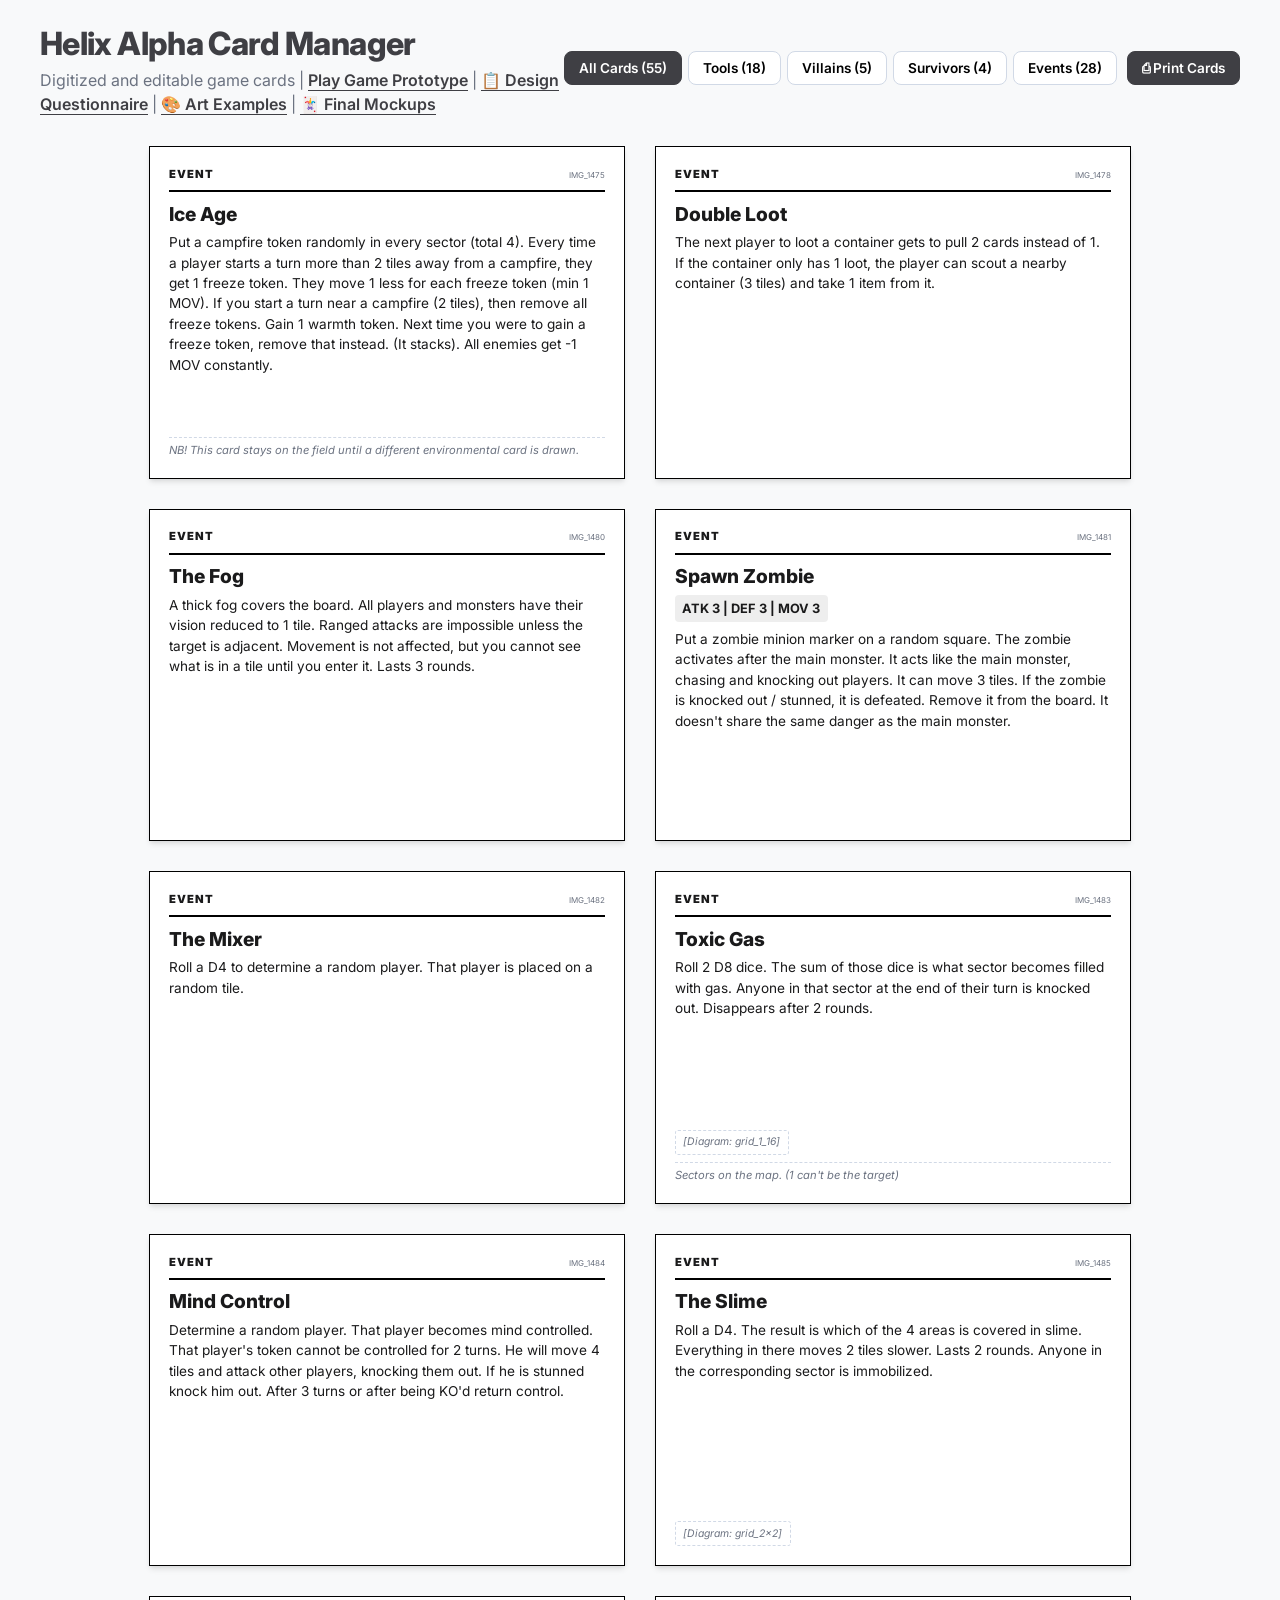
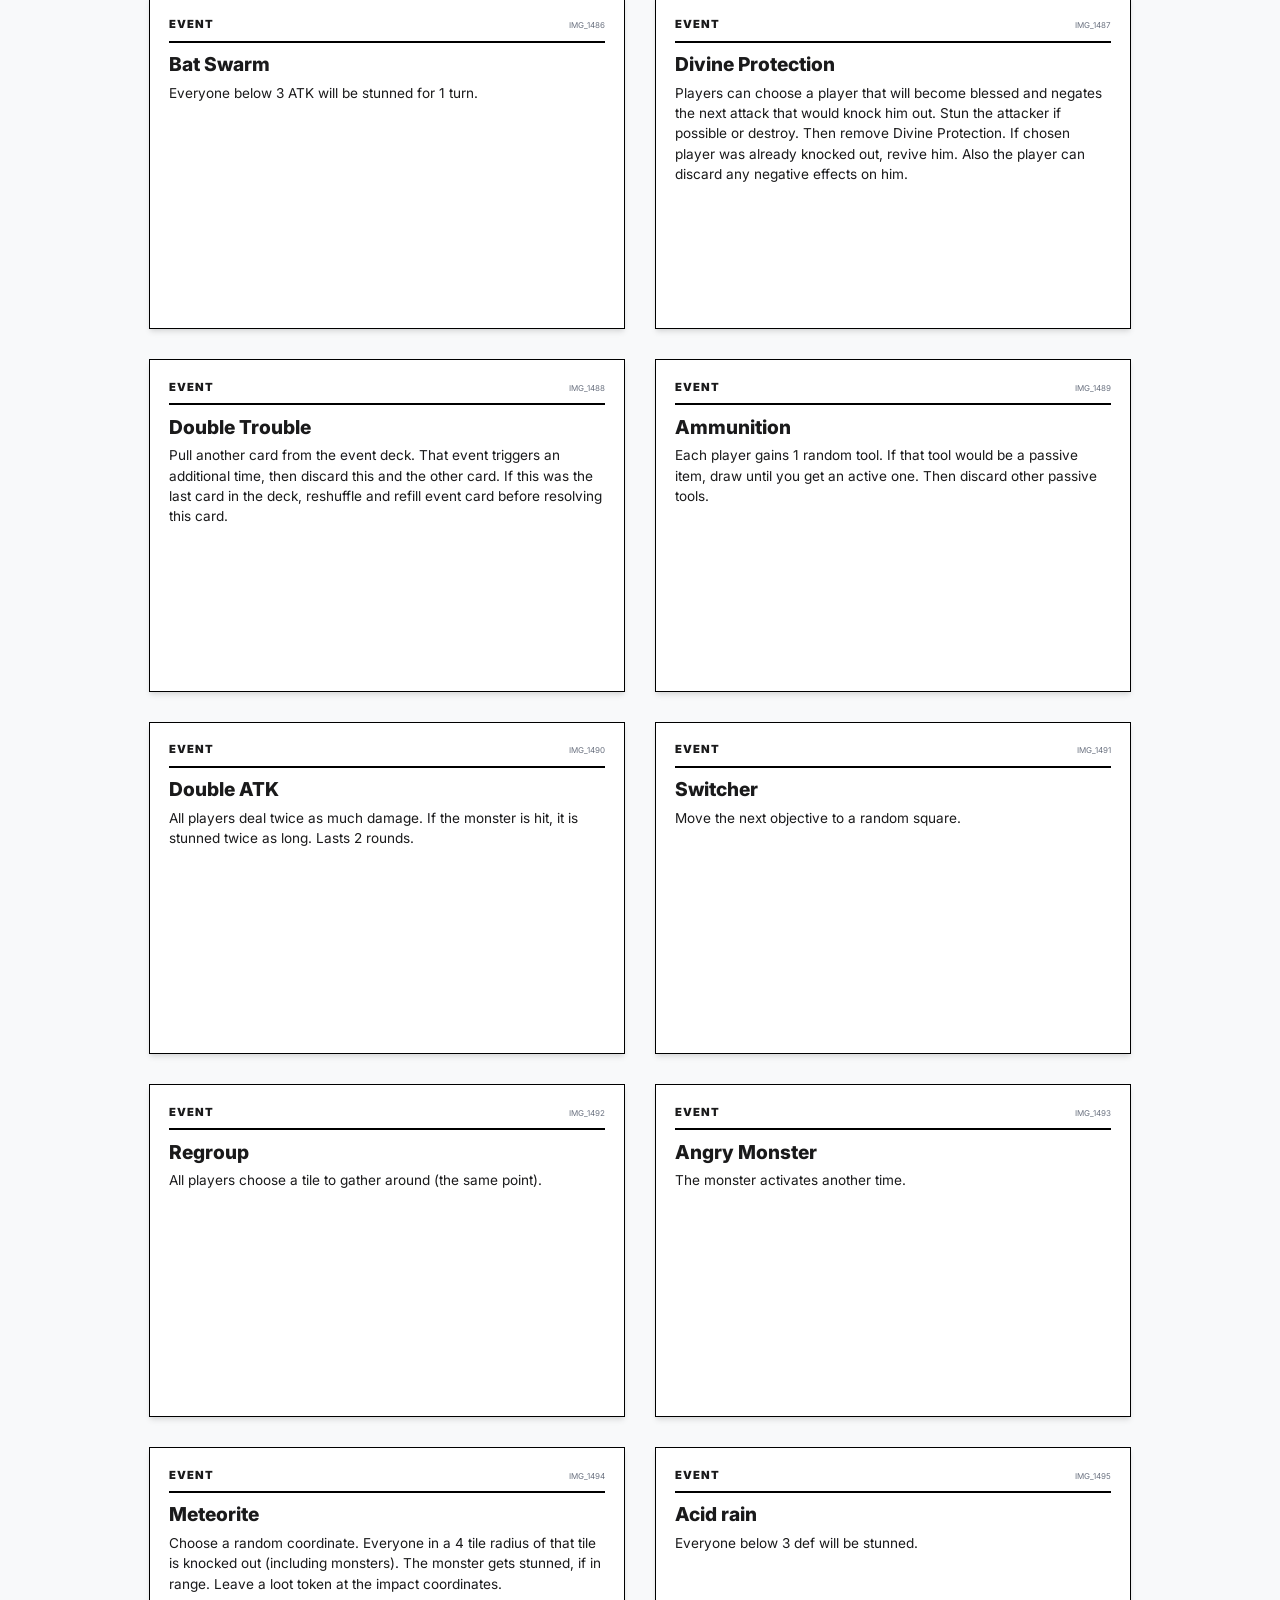
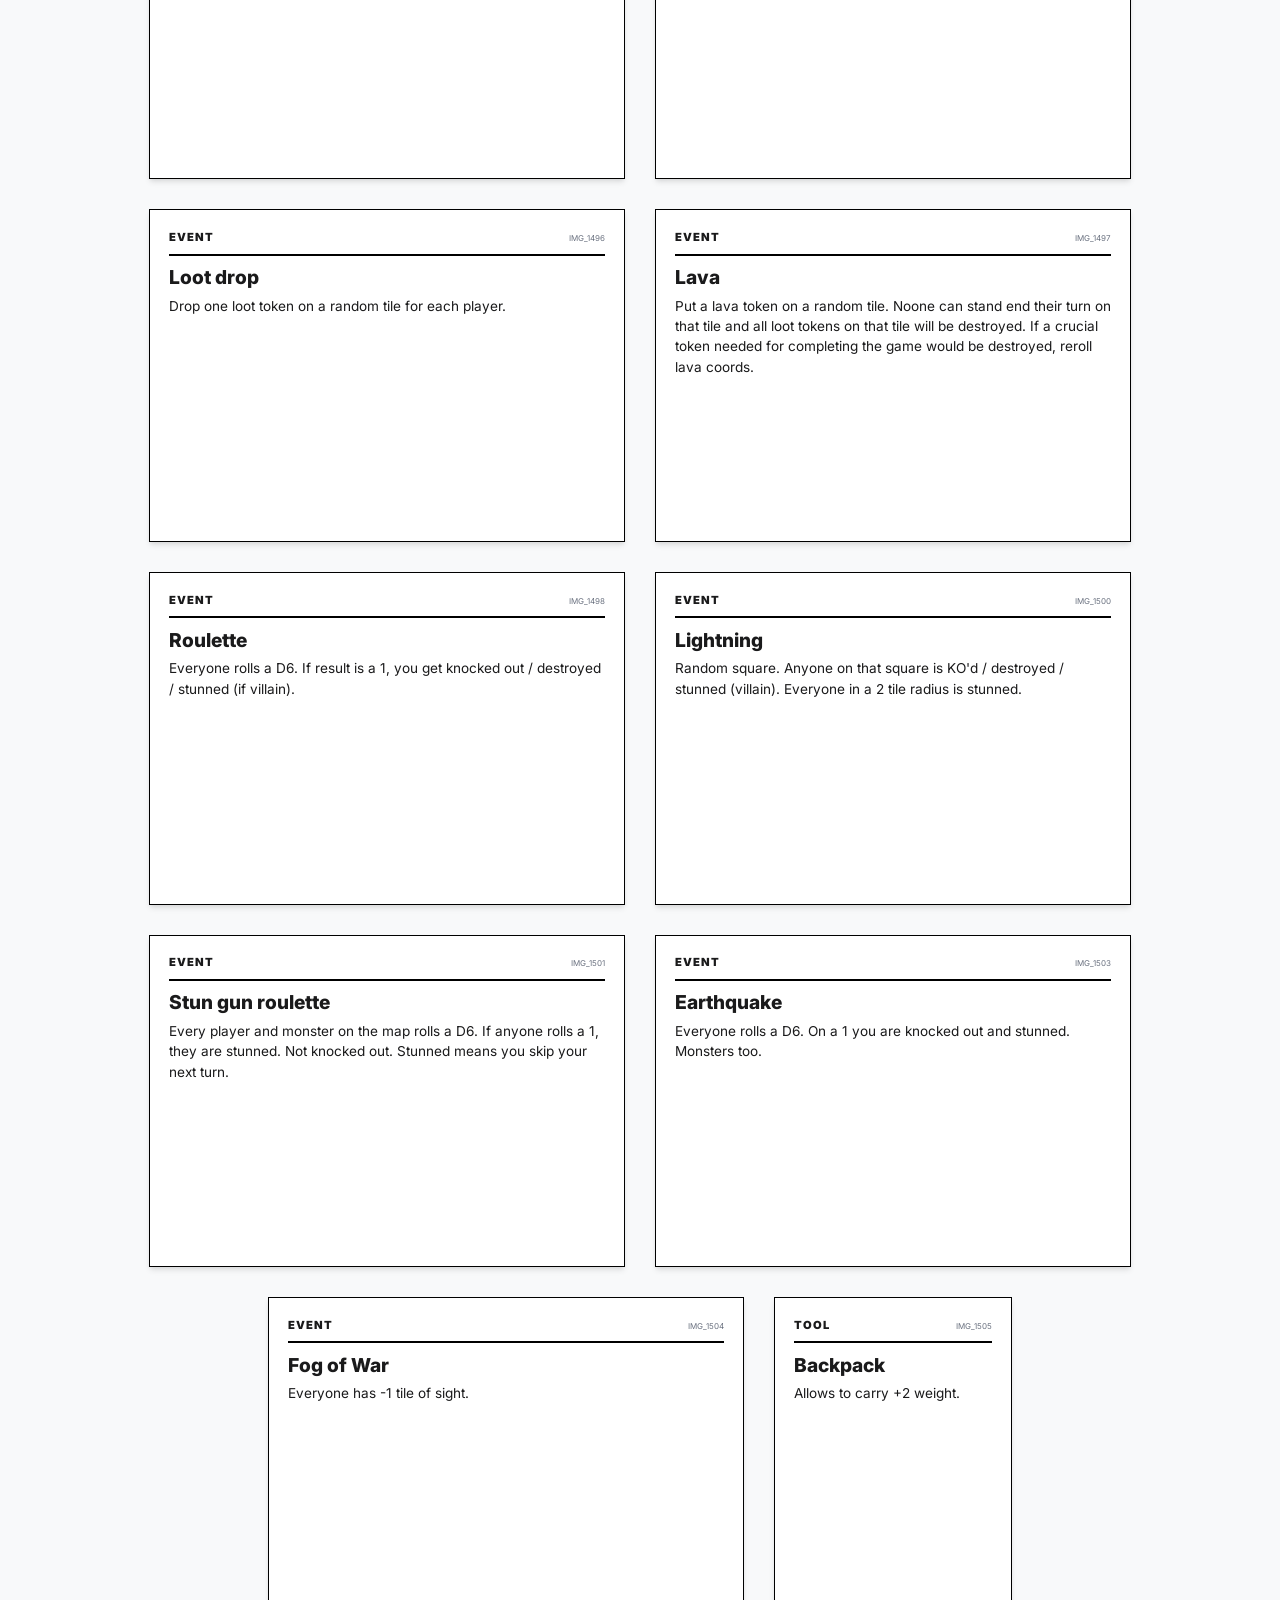
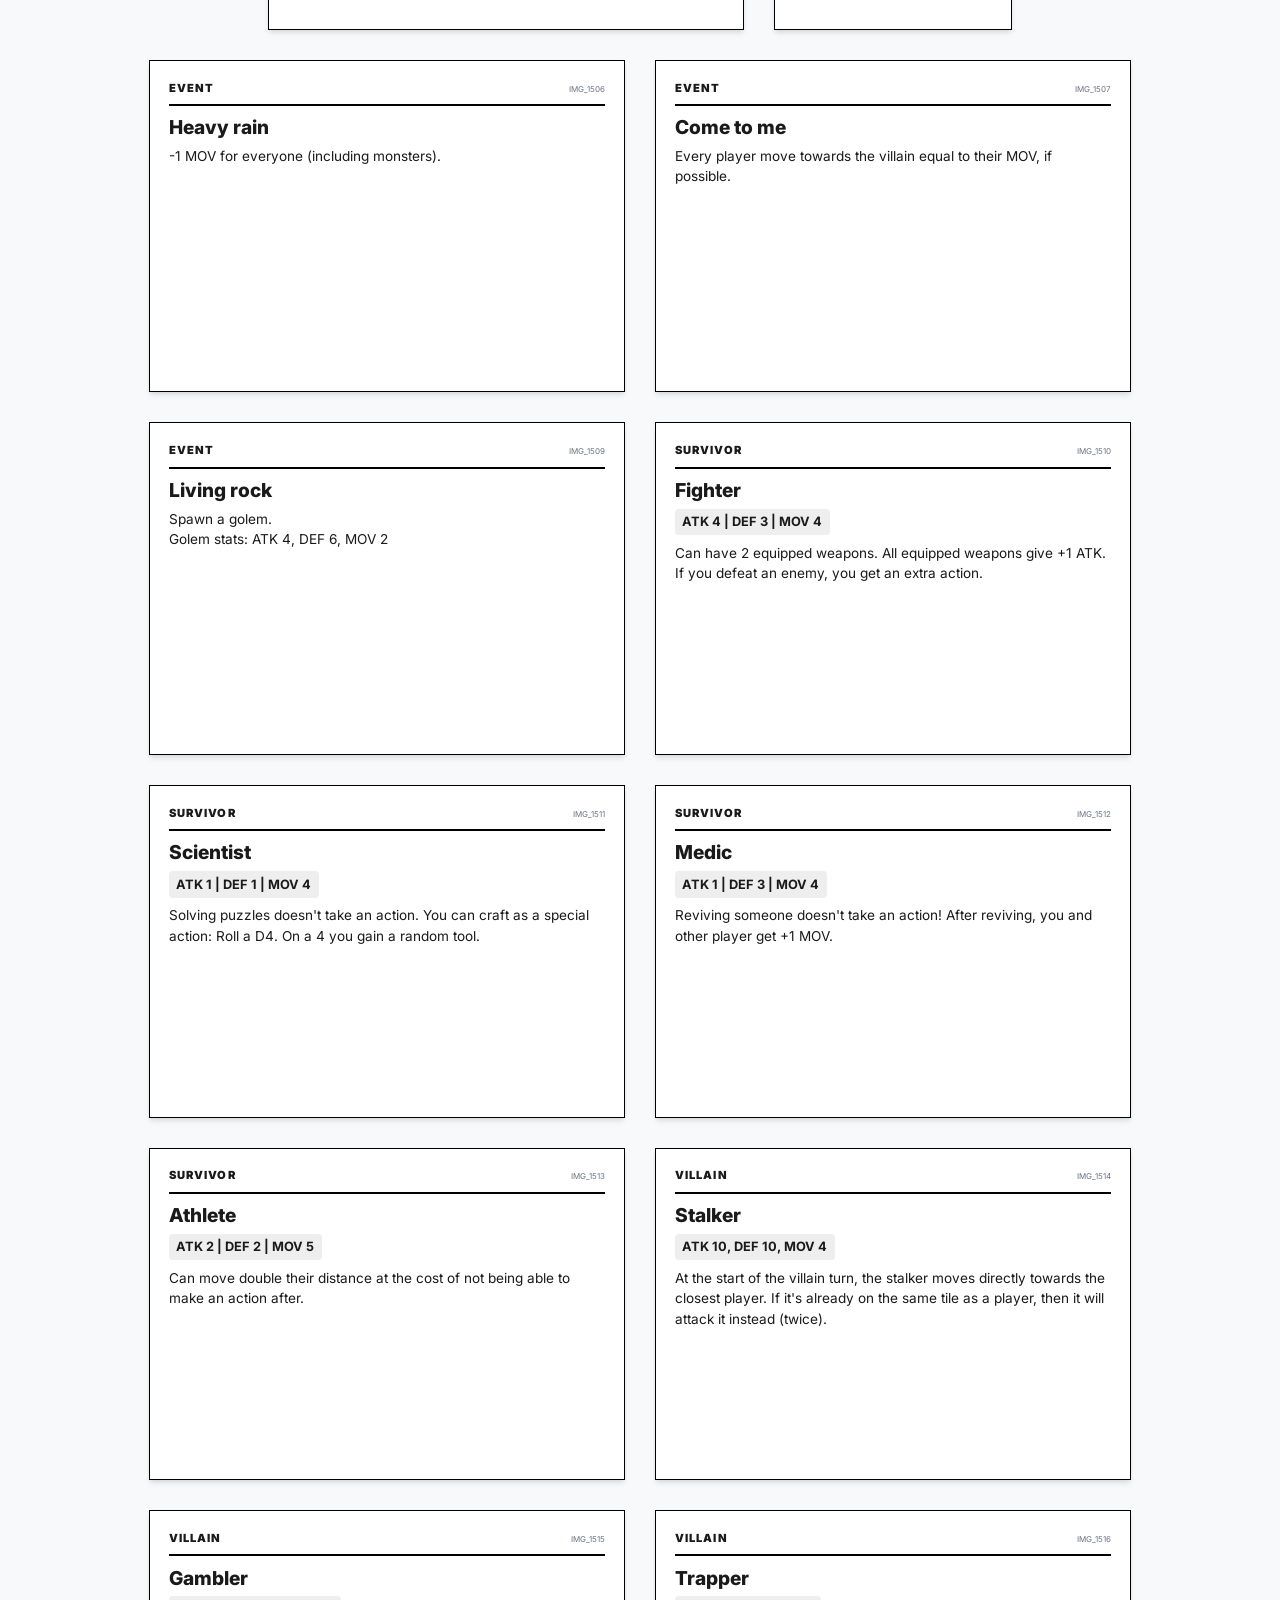
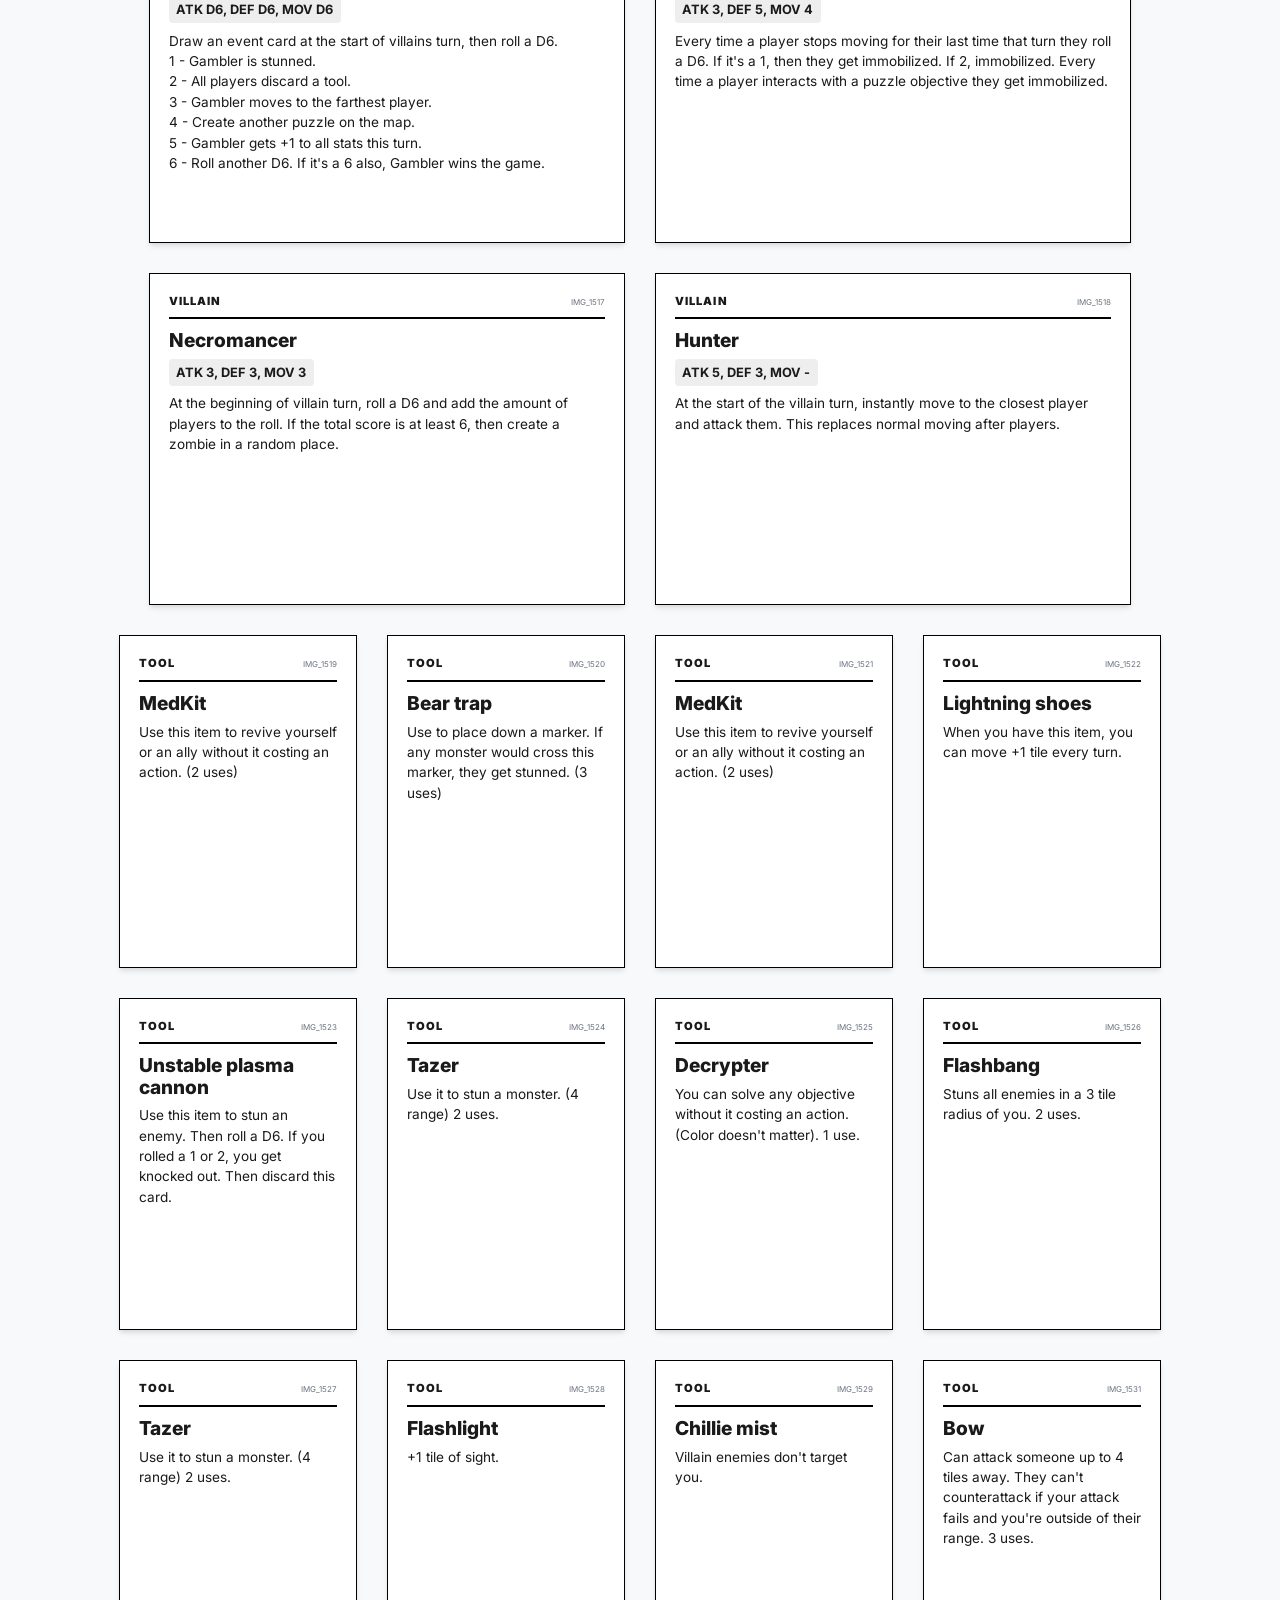
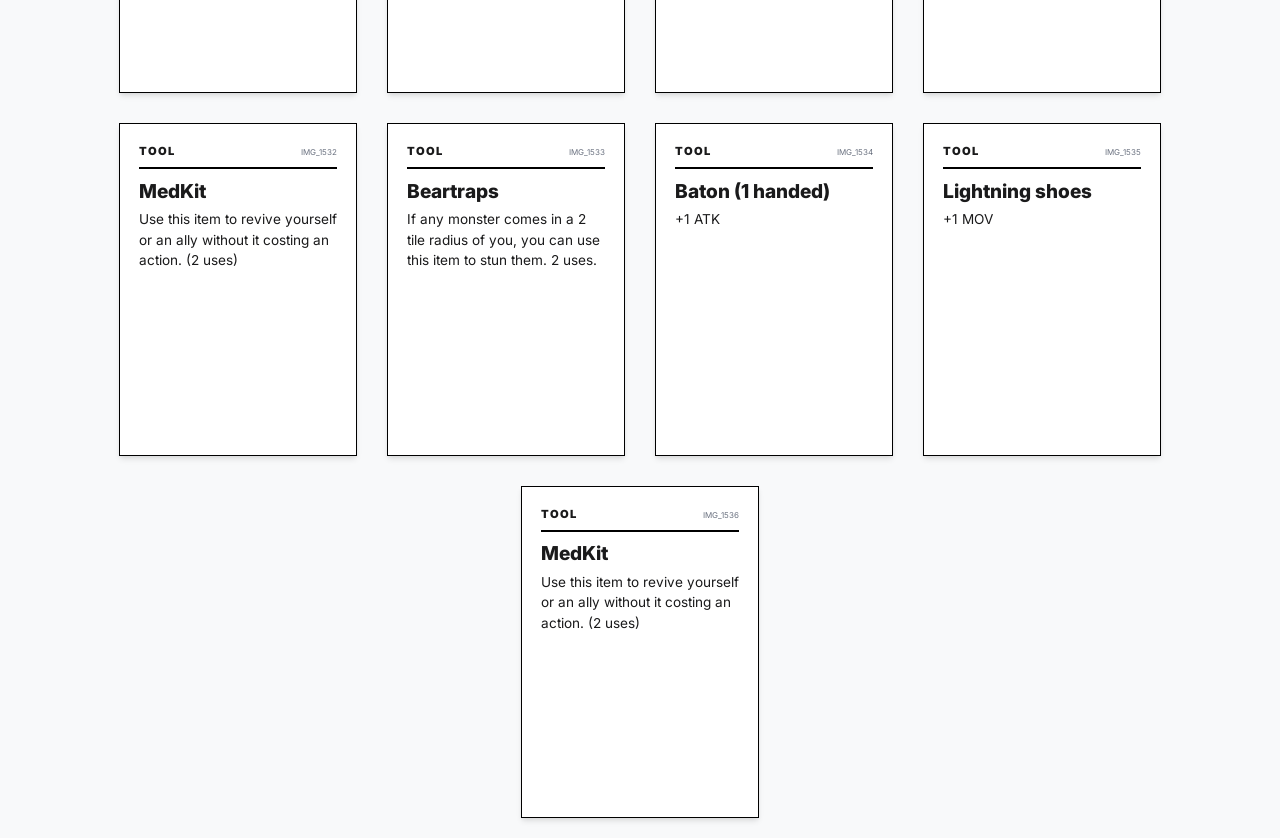
<file: index.html>
<!DOCTYPE html>
<html lang="en">
<head>
    <meta charset="UTF-8">
    <meta name="viewport" content="width=device-width, initial-scale=1.0">
    <meta name="description" content="Interactive print-ready card manager for the Helix Alpha board game prototype.">
    <title>Helix Alpha Card Manager</title>
    <link rel="stylesheet" href="index.css">
    <link href="https://fonts.googleapis.com/css2?family=Inter:wght@400;600;700;800;900&display=swap" rel="stylesheet">
</head>
<body>
    <header class="header">
        <div class="title-area">
            <h1>Helix Alpha Card Manager</h1>
            <p>Digitized and editable game cards | <a href="game.html" class="game-link">Play Game Prototype</a> | <a href="questionnaire.html" class="game-link">📋 Design Questionnaire</a> | <a href="art-examples.html" class="game-link">🎨 Art Examples</a> | <a href="card-mockups.html" class="game-link">🃏 Final Mockups</a></p>
        </div>
        <div class="controls">
            <div class="filter-group">
                <button id="filter-all" class="active">All Cards</button>
                <button id="filter-tool">Tools</button>
                <button id="filter-villain">Villains</button>
                <button id="filter-survivor">Survivors</button>
                <button id="filter-event">Events</button>
            </div>
            <button id="print-btn" class="primary">&#x2399; Print Cards</button>
        </div>
    </header>

    <main id="card-grid" class="card-grid">
        <!-- Cards will be rendered here -->
    </main>

    <script>
        document.addEventListener('DOMContentLoaded', () => {
            const cardGrid = document.getElementById('card-grid');
            const printBtn = document.getElementById('print-btn');
            let cardsData = [];

            // Safely escape HTML to prevent XSS and broken rendering
            function escapeHtml(str) {
                if (!str && str !== 0) return '';
                return String(str)
                    .replace(/&/g, '&amp;')
                    .replace(/</g, '&lt;')
                    .replace(/>/g, '&gt;')
                    .replace(/"/g, '&quot;');
            }

            function updateFilterCounts(data) {
                const counts = { all: data.length, tool: 0, villain: 0, survivor: 0, event: 0 };
                data.forEach(c => {
                    const type = c.type ? c.type.toLowerCase() : '';
                    if (counts[type] !== undefined) {
                        counts[type]++;
                    }
                });
                document.getElementById('filter-all').textContent = `All Cards (${counts.all})`;
                document.getElementById('filter-tool').textContent = `Tools (${counts.tool})`;
                document.getElementById('filter-villain').textContent = `Villains (${counts.villain})`;
                document.getElementById('filter-survivor').textContent = `Survivors (${counts.survivor})`;
                document.getElementById('filter-event').textContent = `Events (${counts.event})`;
            }

            // Load cards from cards.json
            fetch('cards.json')
                .then(response => {
                    if (!response.ok) throw new Error(`HTTP error: ${response.status}`);
                    return response.json();
                })
                .then(data => {
                    cardsData = data;
                    updateFilterCounts(data);
                    renderCards(data);
                })
                .catch(err => {
                    console.error('Error loading cards:', err);
                    cardGrid.innerHTML = `<p class="load-error">Could not load cards.json (${escapeHtml(err.message)}). Open this file via a local server (e.g. <code>npx serve .</code>).</p>`;
                });

            function renderCards(cardsToRender) {
                cardGrid.innerHTML = '';

                if (cardsToRender.length === 0) {
                    cardGrid.innerHTML = '<p class="load-error">No cards found for this filter.</p>';
                    return;
                }

                cardsToRender.forEach(card => {
                    const cardEl = document.createElement('div');
                    cardEl.className = 'card';
                    cardEl.setAttribute('data-size', card.size || 'Poker');
                    cardEl.setAttribute('data-id', card.id);
                    cardEl.setAttribute('data-type', card.type);

                    // Handle Stats display
                    let statsHtml = '';
                    if (card.stats) {
                        let statsText;
                        if (typeof card.stats === 'object') {
                            statsText = `ATK ${escapeHtml(card.stats.ATK)} | DEF ${escapeHtml(card.stats.DEF)} | MOV ${escapeHtml(card.stats.MOV)}`;
                        } else {
                            statsText = escapeHtml(card.stats);
                        }
                        statsHtml = `<div class="card-stats" contenteditable="true">${statsText}</div>`;
                    }

                    // Handle Diagram reference
                    let diagramHtml = '';
                    if (card.diagram) {
                        diagramHtml = `<div class="card-diagram">[Diagram: ${escapeHtml(card.diagram)}]</div>`;
                    }

                    // Handle Notes
                    let notesHtml = '';
                    if (card.notes) {
                        notesHtml = `<div class="card-notes" contenteditable="true">${escapeHtml(card.notes)}</div>`;
                    }

                    // Preserve newlines in description as line breaks
                    const descText = escapeHtml(card.description).replace(/\n/g, '<br>');

                    cardEl.innerHTML = `
                        <div class="card-header">
                            <span class="card-type">${escapeHtml(card.type)}</span>
                            <span class="card-id">${escapeHtml(card.id)}</span>
                        </div>
                        <div class="card-title" contenteditable="true">${escapeHtml(card.title)}</div>
                        ${statsHtml}
                        <div class="card-description" contenteditable="true">${descText}</div>
                        ${diagramHtml}
                        ${notesHtml}
                    `;
                    cardGrid.appendChild(cardEl);
                });
            }

            // Filtering — only apply to #filter-* buttons, not #print-btn
            document.querySelectorAll('.filter-group button').forEach(btn => {
                btn.addEventListener('click', (e) => {
                    const id = e.currentTarget.id; // filter-all, filter-tool, etc.
                    const type = id.replace('filter-', '');

                    if (type === 'all') {
                        renderCards(cardsData);
                    } else {
                        const filtered = cardsData.filter(c => c.type.toLowerCase() === type);
                        renderCards(filtered);
                    }

                    // Update active filter button
                    document.querySelectorAll('.filter-group button').forEach(b => b.classList.remove('active'));
                    e.currentTarget.classList.add('active');
                });
            });

            // Printing
            printBtn.addEventListener('click', () => window.print());
        });
    </script>
</body>
</html>
</file>
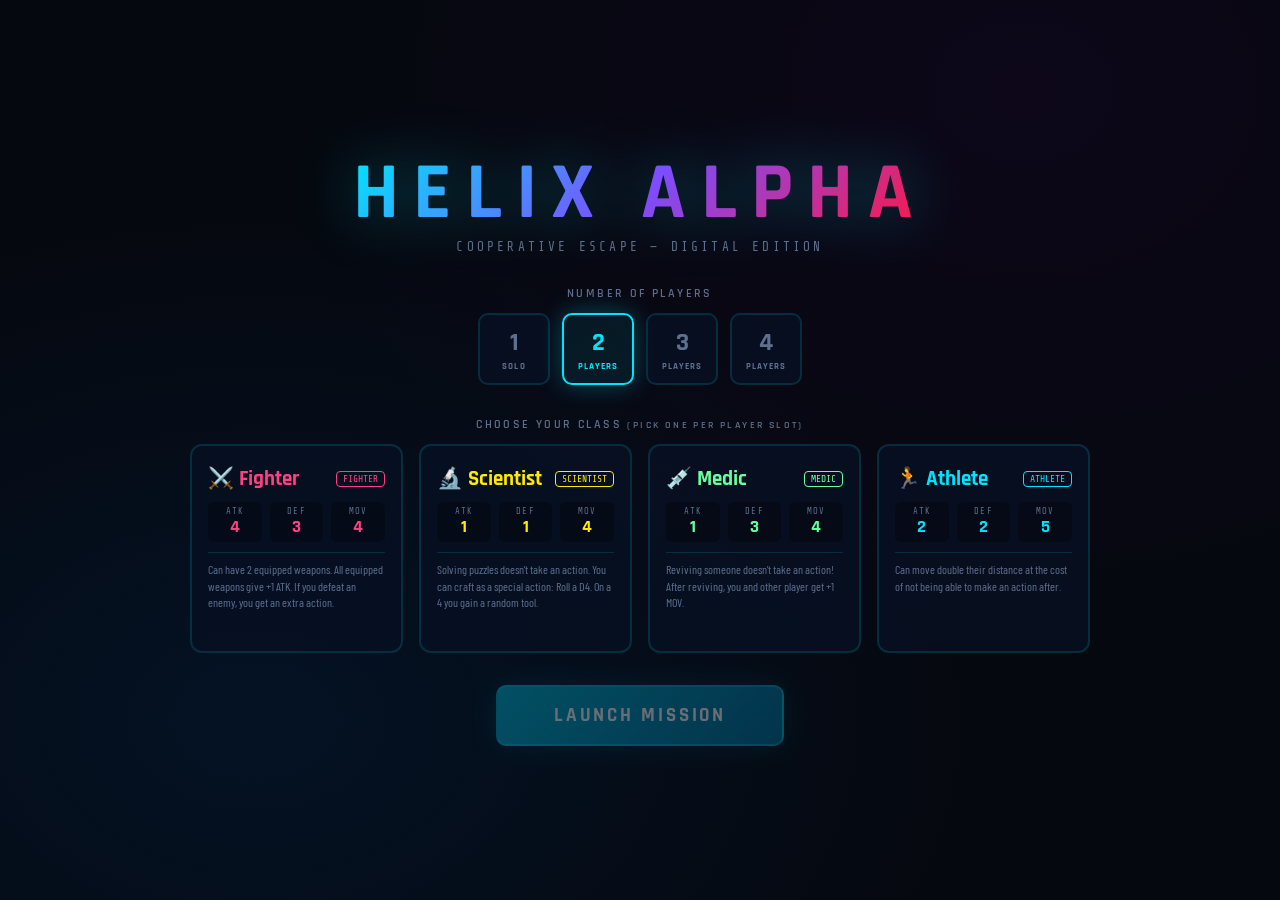
<file: game.html>
<!DOCTYPE html>
<html lang="en">
<head>
  <meta charset="UTF-8">
  <meta name="viewport" content="width=device-width, initial-scale=1.0">
  <title>Helix Alpha — Digital Edition</title>
  <meta name="description" content="A cooperative escape board game. Collect key dice, dodge the villain, and escape — playable in your browser.">
  <link rel="preconnect" href="https://fonts.googleapis.com">
  <link rel="preconnect" href="https://fonts.gstatic.com" crossorigin>
  <link href="https://fonts.googleapis.com/css2?family=Rajdhani:wght@500;600;700&family=Share+Tech+Mono&family=Barlow+Condensed:ital,wght@0,300;0,400;0,600;0,700;1,400&display=swap" rel="stylesheet">
  <link rel="stylesheet" href="styles/game.css">
</head>
<body>

<!-- ════════════════════════════════════════
     SETUP SCREEN
════════════════════════════════════════ -->
<div id="setup-screen" class="screen active">
  <div class="setup-header">
    <div class="setup-title">HELIX ALPHA</div>
    <div class="setup-sub">COOPERATIVE ESCAPE — DIGITAL EDITION</div>
  </div>

  <!-- Player count -->
  <div>
    <div class="setup-section-label">Number of Players</div>
    <div class="player-count-buttons">
      <button class="btn-count" data-count="1" id="btn-count-1">1<span>SOLO</span></button>
      <button class="btn-count" data-count="2" id="btn-count-2">2<span>PLAYERS</span></button>
      <button class="btn-count" data-count="3" id="btn-count-3">3<span>PLAYERS</span></button>
      <button class="btn-count" data-count="4" id="btn-count-4">4<span>PLAYERS</span></button>
    </div>
  </div>

  <!-- Class selection (populated by JS) -->
  <div>
    <div class="setup-section-label">Choose Your Class <span class="text-muted" style="font-size:0.65rem">(pick one per player slot)</span></div>
    <div class="class-grid" id="class-grid"></div>
  </div>

  <!-- Start button -->
  <button id="btn-start-game" disabled>Launch Mission</button>
</div>


<!-- ════════════════════════════════════════
     GAME SCREEN
════════════════════════════════════════ -->
<div id="game-screen" class="screen">

  <!-- Top bar -->
  <div class="game-topbar">
    <div class="topbar-title">⬡ HELIX ALPHA</div>
    <div id="phase-indicator" class="phase-setup">SETUP</div>
    <div id="round-counter">Round 0</div>
  </div>

  <!-- Main 3-column layout -->
  <div class="game-main">

    <!-- LEFT: Player HUDs -->
    <div id="player-huds"></div>

    <!-- CENTER: Board + action bar -->
    <div style="display:flex;flex-direction:column;overflow:hidden;min-height:0">

      <!-- Board -->
      <div id="board-container" style="flex:1;overflow:auto;display:flex;align-items:center;justify-content:center;padding:8px">
        <div>
          <div class="board-coords-row" style="padding-left:20px"></div>
          <div class="board-with-coords">
            <div class="board-coords-col"></div>
            <div id="board"></div>
          </div>
        </div>
      </div>

      <!-- Action bar -->
      <div id="action-bar">
        <button class="action-btn primary"  id="btn-attack"      onclick="onActionAttack()"      style="display:none">⚔ Attack</button>
        <button class="action-btn warning"  id="btn-pickup-die"  onclick="onActionPickupDie()"   style="display:none">🎲 Pick Up Key Die</button>
        <button class="action-btn success"  id="btn-unlock-exit" onclick="onActionUnlockExit()"  style="display:none">🚪 Use Exit</button>
        <button class="action-btn primary"  id="btn-use-tool"    onclick="onActionUseTool()"     disabled>🛠 Use Tool</button>
        <button class="action-btn primary"  id="btn-special"     onclick="onActionSpecial()"     style="display:none">★ Special</button>
        <div style="flex:1"></div>
        <button class="action-btn neutral"  id="btn-end-turn"    onclick="onActionEndTurn()"     disabled>End Turn ▶</button>
      </div>

    </div>

    <!-- RIGHT: Villain + log -->
    <div id="right-sidebar">
      <div id="villain-panel"></div>
      <div id="zombie-list"></div>
      <div id="game-log-container">
        <div class="log-section-label">Game Log</div>
      </div>
    </div>

  </div>

  <!-- Event row -->
  <div id="event-row-container">
    <div class="event-row-label">EVENT ROW</div>
    <div id="event-row"></div>
  </div>

</div>


<!-- ════════════════════════════════════════
     VILLAIN REVEAL MODAL
════════════════════════════════════════ -->
<div id="villain-reveal-modal" class="modal-overlay">
  <div class="modal-box">
    <div style="font-family:'Share Tech Mono',monospace;font-size:0.7rem;letter-spacing:0.2em;color:var(--text-secondary);text-align:center;margin-bottom:8px">YOUR VILLAIN IS</div>
    <span class="villain-reveal-icon" id="vr-icon">👁</span>
    <div class="modal-title" id="vr-name" style="color:var(--villain)">Stalker</div>
    <div class="villain-reveal-stats">
      <div class="villain-reveal-stat"><span class="v-label">ATK</span><span class="v-val" id="vr-atk">—</span></div>
      <div class="villain-reveal-stat"><span class="v-label">DEF</span><span class="v-val" id="vr-def">—</span></div>
      <div class="villain-reveal-stat"><span class="v-label">MOV</span><span class="v-val" id="vr-mov">—</span></div>
    </div>
    <div class="villain-reveal-ability" id="vr-ability"></div>
    <div class="modal-btn-row">
      <button class="modal-btn primary" id="vr-ok-btn">Begin Game</button>
    </div>
  </div>
</div>


<!-- ════════════════════════════════════════
     COMBAT DICE MODAL
════════════════════════════════════════ -->
<div id="dice-modal" class="modal-overlay">
  <div class="modal-box">
    <!-- Content injected by dice.js -->
  </div>
</div>


<!-- ════════════════════════════════════════
     EVENT DETAIL MODAL
════════════════════════════════════════ -->
<div id="event-detail-modal" class="modal-overlay" onclick="this.classList.remove('active')">
  <div class="modal-box" onclick="event.stopPropagation()">
    <div class="modal-title" id="ed-title" style="color:var(--key-die)">Event</div>
    <div class="event-desc-full" id="ed-desc"></div>
    <div class="modal-btn-row">
      <button class="modal-btn secondary" onclick="document.getElementById('event-detail-modal').classList.remove('active')">Close</button>
    </div>
  </div>
</div>


<!-- ════════════════════════════════════════
     TOOL USE MODAL
════════════════════════════════════════ -->
<div id="tool-modal" class="modal-overlay">
  <div class="modal-box">
    <div class="modal-title" id="tm-title" style="color:var(--p1)">Use Tool</div>
    <div class="tool-desc" id="tm-desc"></div>
    <div class="tool-targets" id="tm-targets"></div>
    <div class="modal-btn-row">
      <button class="modal-btn secondary" id="tm-cancel-btn">Cancel</button>
      <button class="modal-btn primary"   id="tm-use-btn">Use</button>
    </div>
  </div>
</div>


<!-- ════════════════════════════════════════
     ENDGAME MODAL
════════════════════════════════════════ -->
<div id="endgame-modal" class="modal-overlay">
  <div class="modal-box">
    <div class="endgame-icon" id="endgame-icon">🚪</div>
    <div class="modal-title" id="endgame-title">Game Over</div>
    <div class="endgame-subtitle" id="endgame-subtitle"></div>
    <div class="endgame-round" id="endgame-round"></div>
    <div class="modal-btn-row">
      <button class="modal-btn primary" onclick="location.reload()">Play Again</button>
    </div>
  </div>
</div>


<!-- ════════════════════════════════════════
     JAVASCRIPT
════════════════════════════════════════ -->
<script type="module" src="src/game.js"></script>

</body>
</html>
</file>
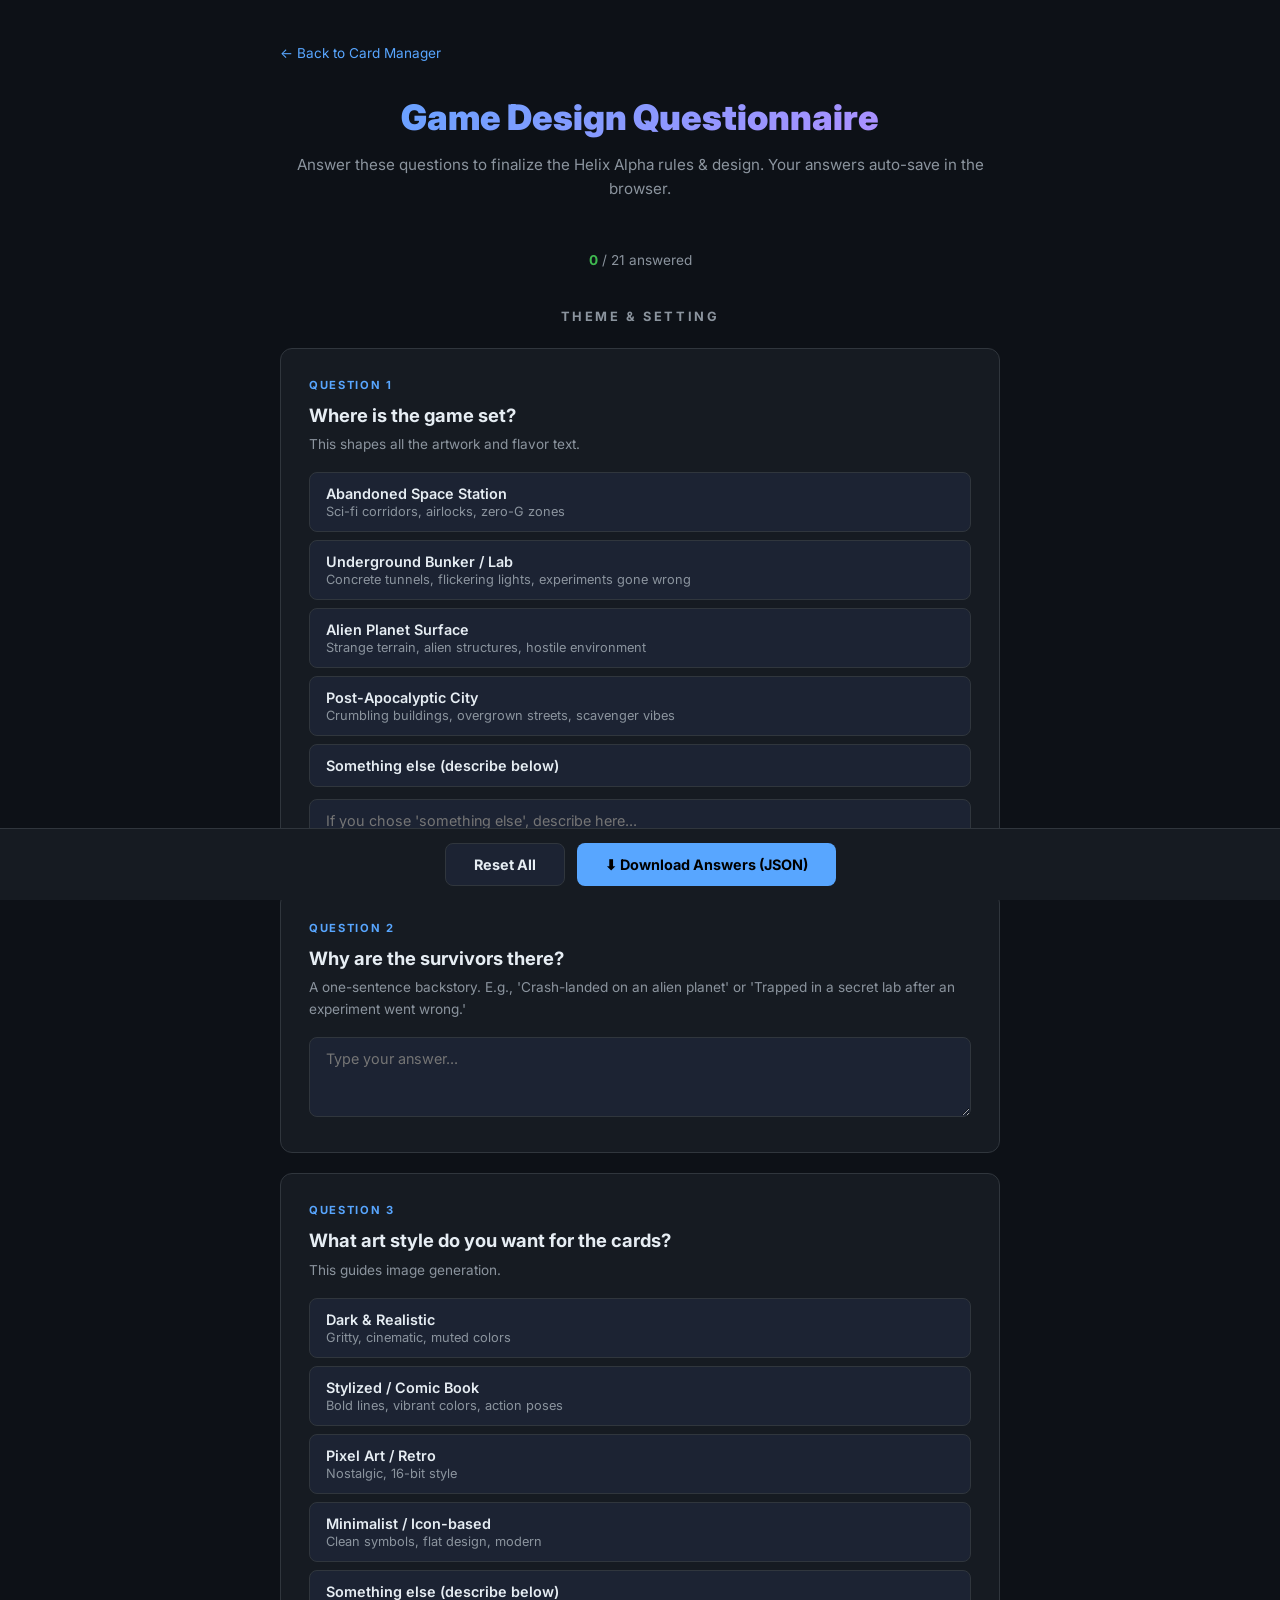
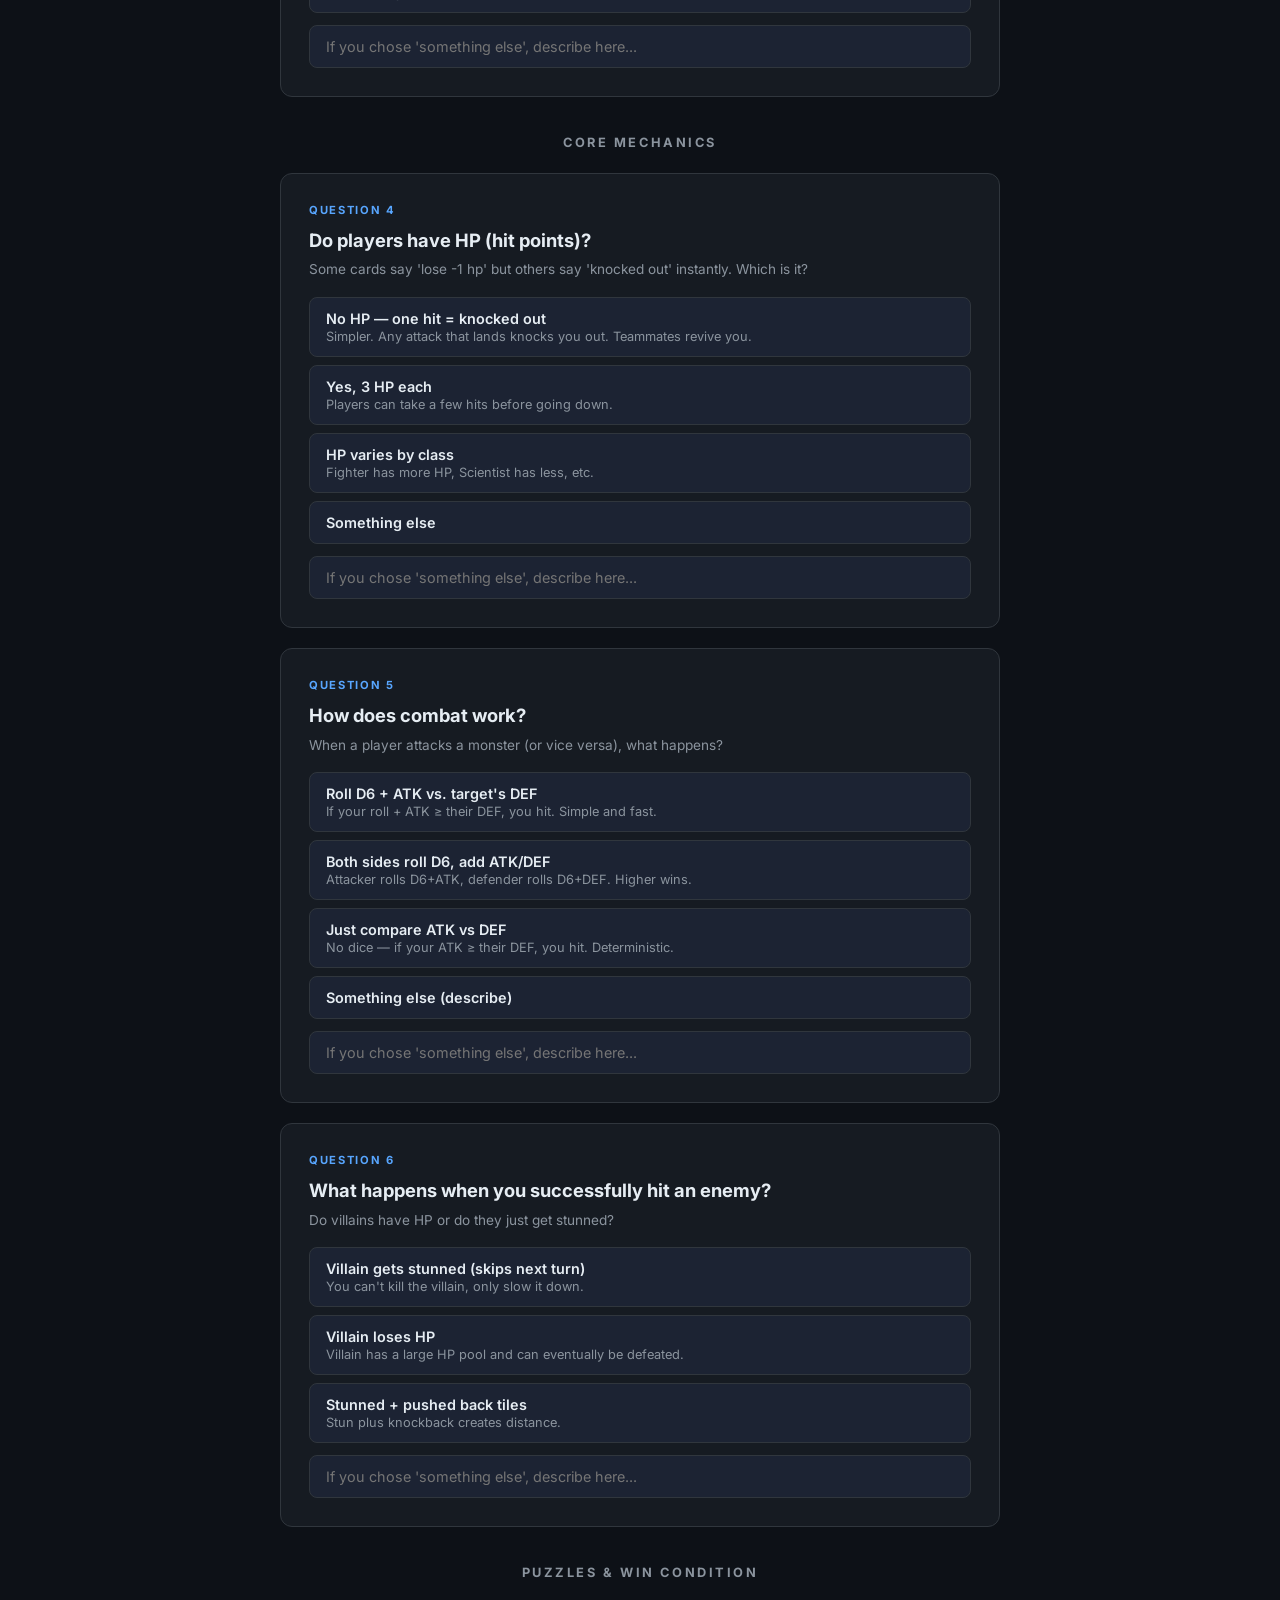
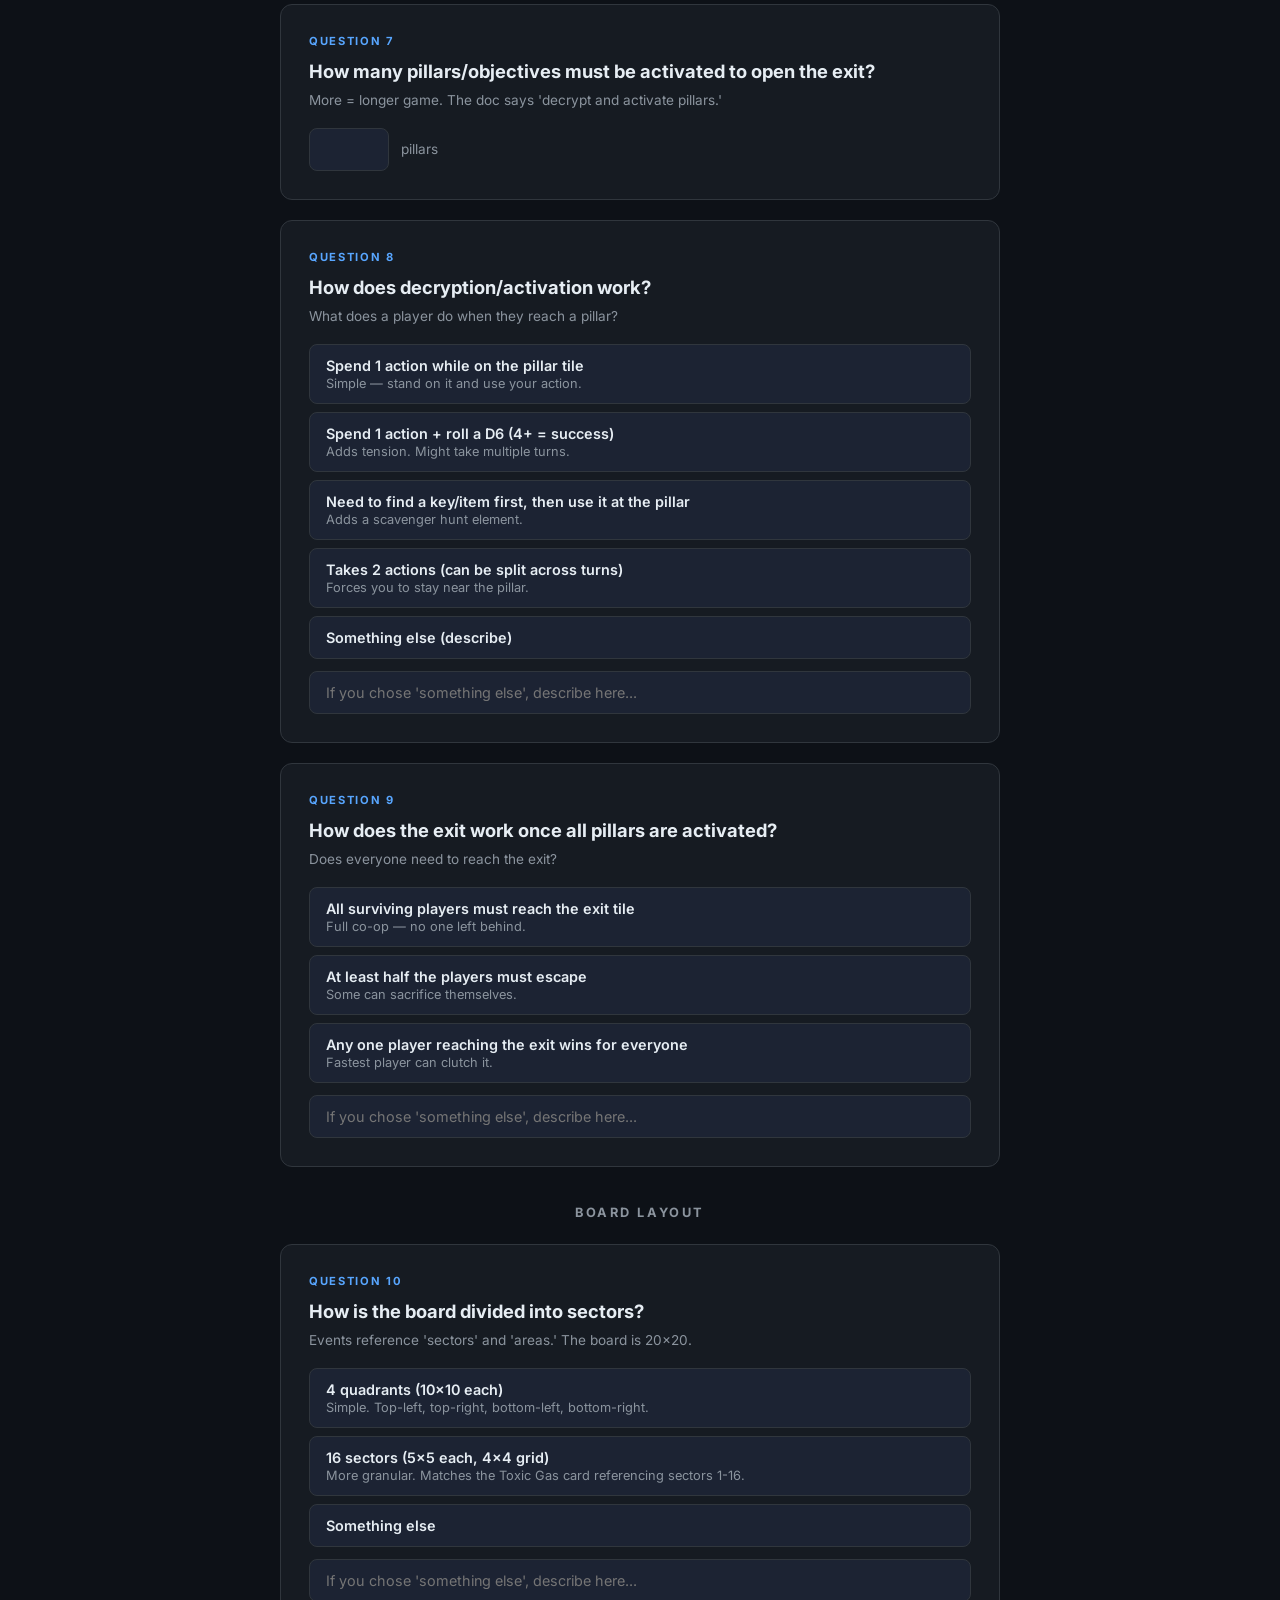
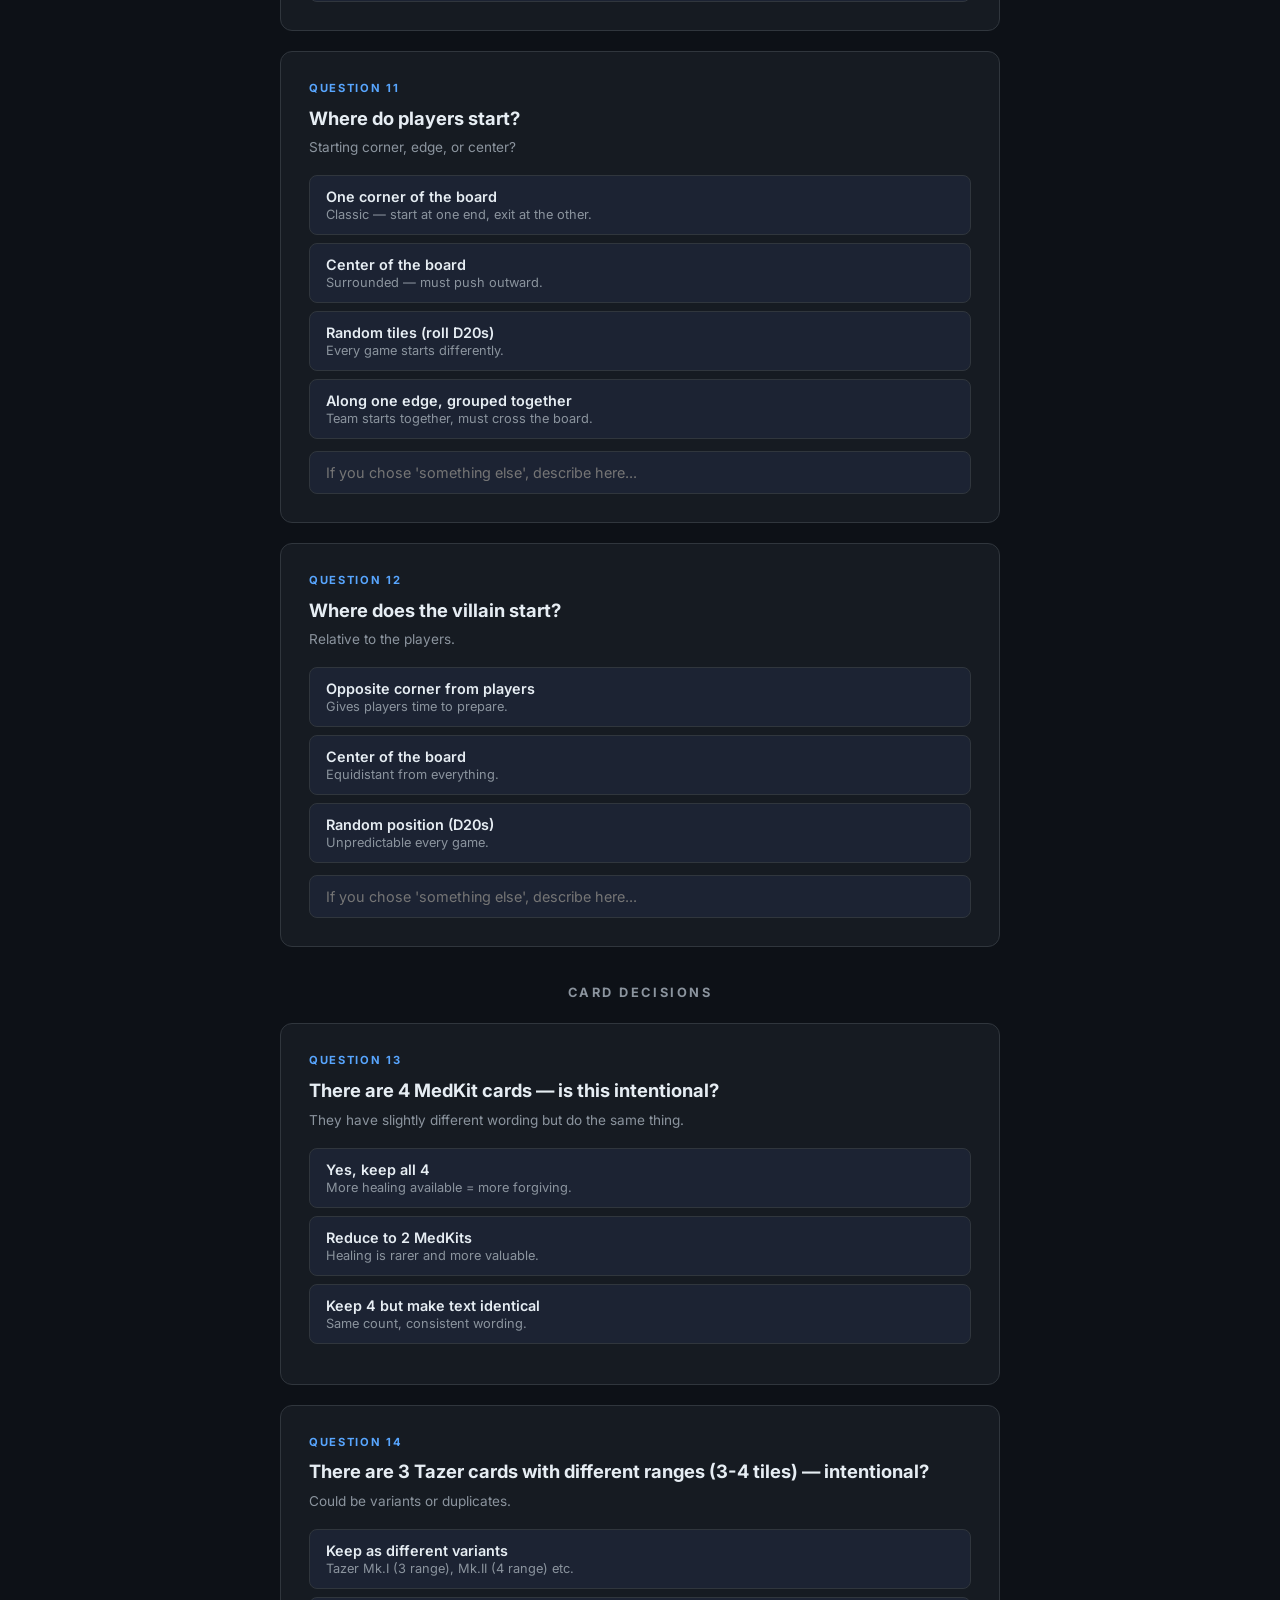
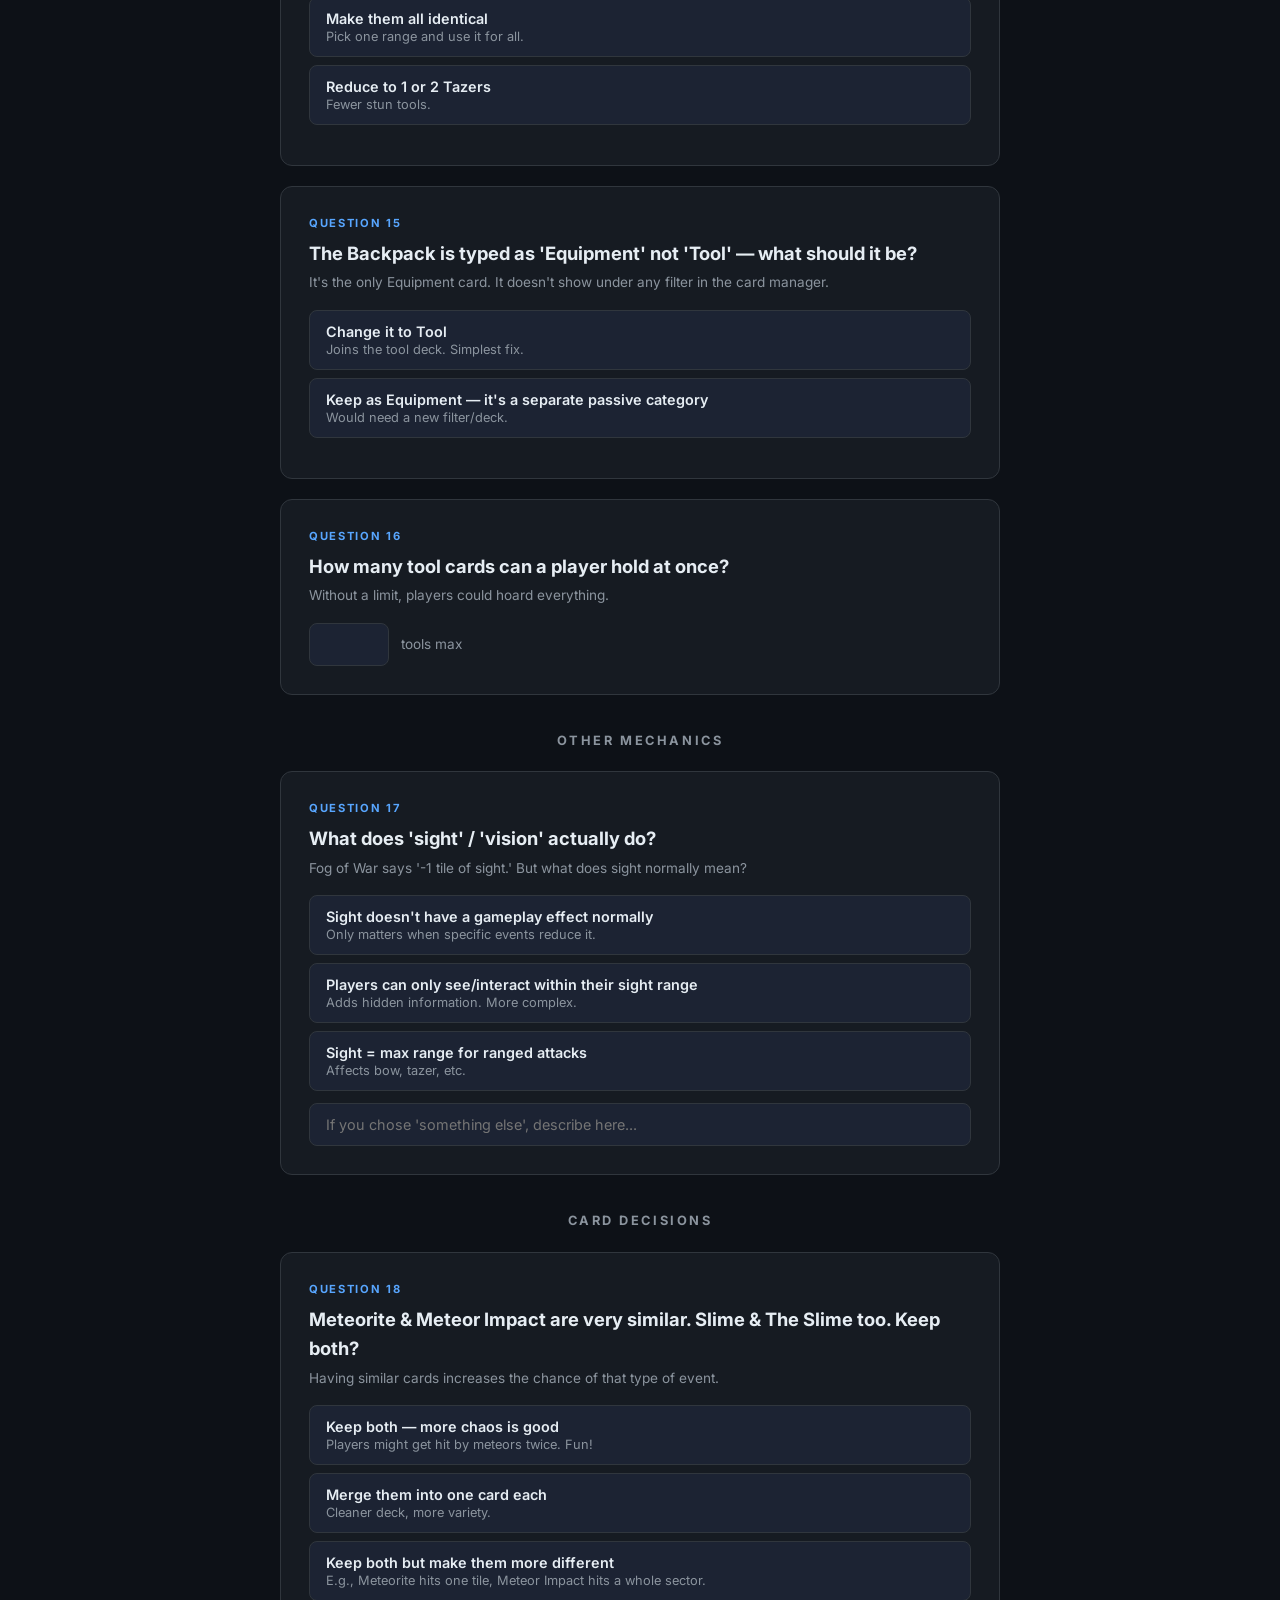
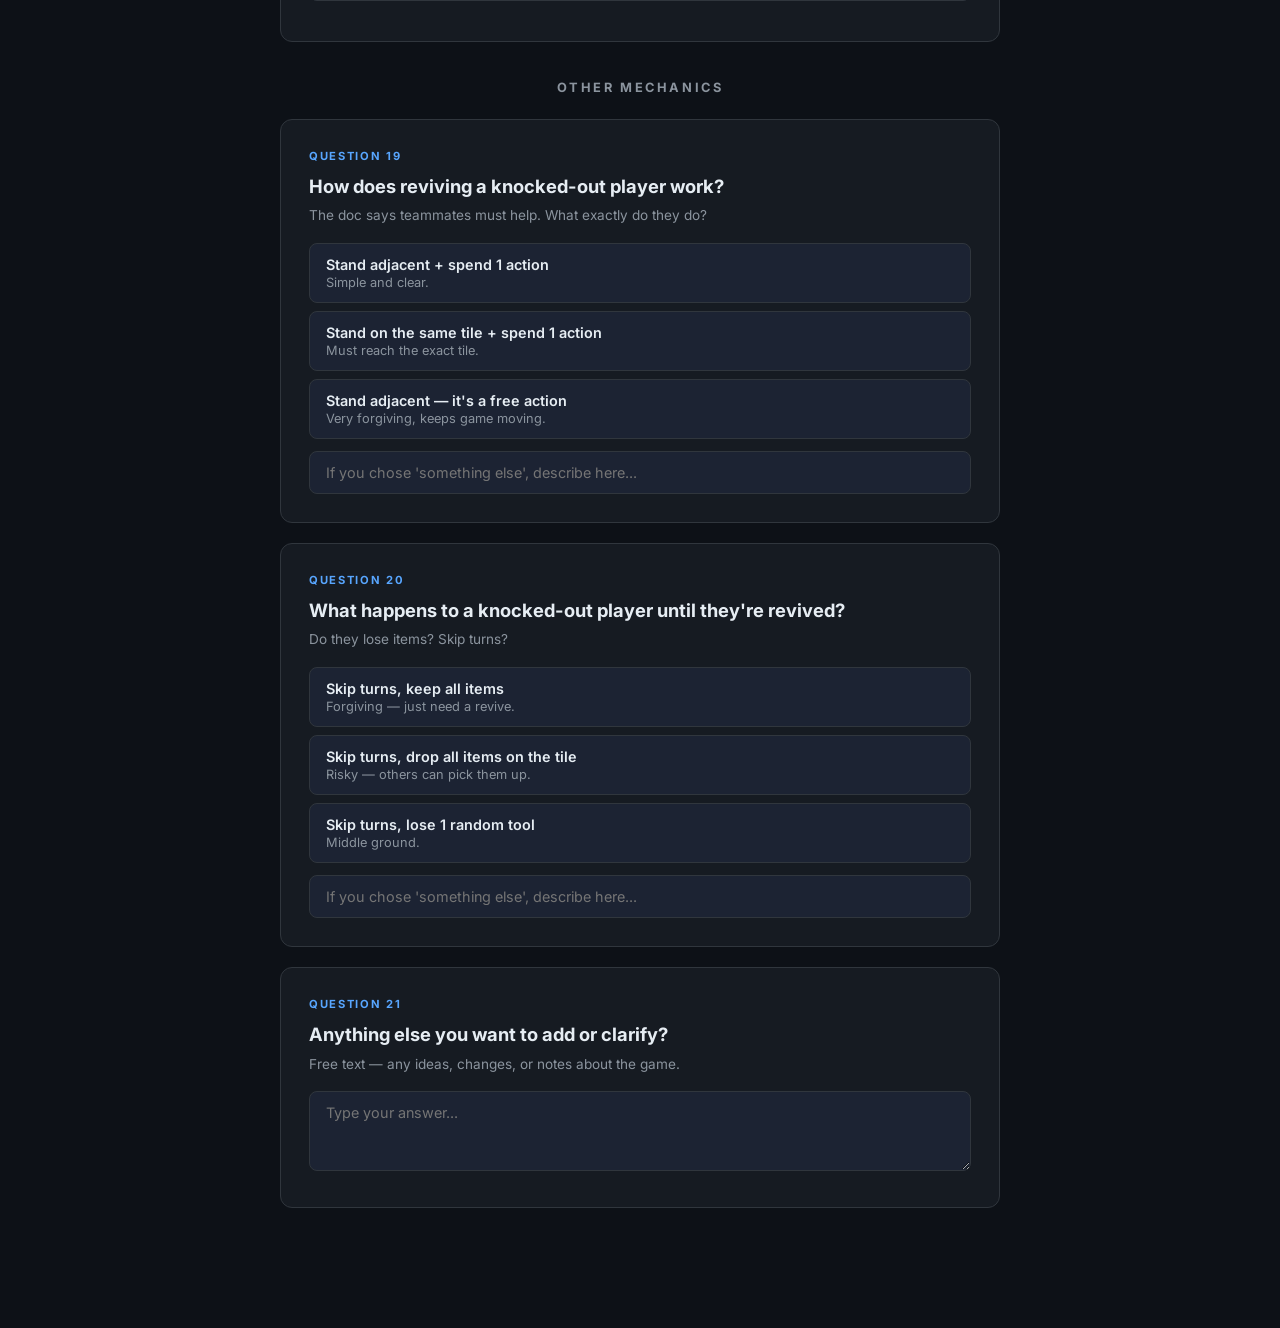
<file: questionnaire.html>
<!DOCTYPE html>
<html lang="en">
<head>
    <meta charset="UTF-8">
    <meta name="viewport" content="width=device-width, initial-scale=1.0">
    <title>Helix Alpha — Game Design Questionnaire</title>
    <link href="https://fonts.googleapis.com/css2?family=Inter:wght@400;600;700;800;900&display=swap" rel="stylesheet">
    <style>
        :root {
            --bg: #0d1117;
            --surface: #161b22;
            --surface-2: #1c2333;
            --border: #30363d;
            --text: #e6edf3;
            --text-muted: #8b949e;
            --accent: #58a6ff;
            --accent-glow: rgba(88, 166, 255, 0.15);
            --green: #3fb950;
            --orange: #d29922;
            --red: #f85149;
            --purple: #bc8cff;
        }

        * { box-sizing: border-box; margin: 0; padding: 0; }

        body {
            font-family: 'Inter', sans-serif;
            background: var(--bg);
            color: var(--text);
            line-height: 1.6;
            min-height: 100vh;
        }

        .container {
            max-width: 760px;
            margin: 0 auto;
            padding: 40px 20px 100px;
        }

        .header {
            text-align: center;
            margin-bottom: 48px;
        }

        .header h1 {
            font-size: 2.2rem;
            font-weight: 900;
            background: linear-gradient(135deg, var(--accent), var(--purple));
            -webkit-background-clip: text;
            -webkit-text-fill-color: transparent;
            margin-bottom: 8px;
        }

        .header p {
            color: var(--text-muted);
            font-size: 0.95rem;
        }

        .progress-bar {
            position: fixed;
            top: 0;
            left: 0;
            height: 3px;
            background: linear-gradient(90deg, var(--accent), var(--purple));
            transition: width 0.4s ease;
            z-index: 100;
        }

        .section {
            background: var(--surface);
            border: 1px solid var(--border);
            border-radius: 12px;
            padding: 28px;
            margin-bottom: 20px;
            transition: border-color 0.3s ease;
        }

        .section:hover { border-color: var(--accent); }

        .section.answered { border-color: var(--green); }
        .section.answered::after {
            content: '✓';
            float: right;
            margin-top: -42px;
            color: var(--green);
            font-size: 1.2rem;
            font-weight: 700;
        }

        .section-number {
            font-size: 0.7rem;
            font-weight: 700;
            letter-spacing: 0.15em;
            color: var(--accent);
            text-transform: uppercase;
            margin-bottom: 6px;
        }

        .section h2 {
            font-size: 1.15rem;
            font-weight: 700;
            margin-bottom: 4px;
        }

        .section .hint {
            color: var(--text-muted);
            font-size: 0.85rem;
            margin-bottom: 16px;
        }

        .option-group {
            display: flex;
            flex-direction: column;
            gap: 8px;
            margin-bottom: 12px;
        }

        .option-btn {
            background: var(--surface-2);
            border: 1px solid var(--border);
            border-radius: 8px;
            padding: 12px 16px;
            color: var(--text);
            font-family: inherit;
            font-size: 0.9rem;
            text-align: left;
            cursor: pointer;
            transition: all 0.2s ease;
        }

        .option-btn:hover {
            border-color: var(--accent);
            background: var(--accent-glow);
        }

        .option-btn.selected {
            border-color: var(--green);
            background: rgba(63, 185, 80, 0.1);
        }

        .option-btn .option-label {
            font-weight: 600;
        }

        .option-btn .option-desc {
            font-size: 0.8rem;
            color: var(--text-muted);
            margin-top: 2px;
        }

        textarea, input[type="text"], input[type="number"] {
            width: 100%;
            background: var(--surface-2);
            border: 1px solid var(--border);
            border-radius: 8px;
            padding: 12px 16px;
            color: var(--text);
            font-family: inherit;
            font-size: 0.9rem;
            resize: vertical;
            transition: border-color 0.2s ease;
        }

        textarea:focus, input:focus {
            outline: none;
            border-color: var(--accent);
        }

        textarea { min-height: 80px; }

        label.inline {
            display: flex;
            align-items: center;
            gap: 8px;
            font-size: 0.9rem;
            cursor: pointer;
            margin-bottom: 8px;
        }

        .number-row {
            display: flex;
            align-items: center;
            gap: 12px;
        }

        .number-row input { width: 80px; }
        .number-row span { color: var(--text-muted); font-size: 0.85rem; }

        .btn-bar {
            position: fixed;
            bottom: 0;
            left: 0;
            right: 0;
            background: var(--surface);
            border-top: 1px solid var(--border);
            padding: 14px 24px;
            display: flex;
            justify-content: center;
            gap: 12px;
            z-index: 50;
        }

        .btn {
            padding: 12px 28px;
            border-radius: 8px;
            border: none;
            font-family: inherit;
            font-weight: 700;
            font-size: 0.9rem;
            cursor: pointer;
            transition: all 0.2s ease;
        }

        .btn-primary {
            background: var(--accent);
            color: #000;
        }

        .btn-primary:hover { filter: brightness(1.1); }

        .btn-secondary {
            background: var(--surface-2);
            color: var(--text);
            border: 1px solid var(--border);
        }

        .btn-secondary:hover { border-color: var(--accent); }

        .btn-success {
            background: var(--green);
            color: #000;
        }

        .status-toast {
            position: fixed;
            bottom: 80px;
            left: 50%;
            transform: translateX(-50%) translateY(20px);
            background: var(--green);
            color: #000;
            padding: 10px 24px;
            border-radius: 8px;
            font-weight: 600;
            font-size: 0.85rem;
            opacity: 0;
            transition: all 0.3s ease;
            pointer-events: none;
            z-index: 200;
        }

        .status-toast.show {
            opacity: 1;
            transform: translateX(-50%) translateY(0);
        }

        .counter {
            text-align: center;
            color: var(--text-muted);
            font-size: 0.85rem;
            margin-bottom: 24px;
        }

        .counter strong { color: var(--green); }

        .back-link {
            display: inline-block;
            color: var(--accent);
            text-decoration: none;
            font-size: 0.85rem;
            margin-bottom: 24px;
        }

        .back-link:hover { text-decoration: underline; }

        .divider {
            text-align: center;
            color: var(--text-muted);
            font-size: 0.8rem;
            font-weight: 700;
            letter-spacing: 0.2em;
            margin: 36px 0 20px;
            text-transform: uppercase;
        }
    </style>
</head>
<body>
    <div class="progress-bar" id="progress-bar"></div>
    <div class="status-toast" id="toast">Saved!</div>

    <div class="container">
        <a href="index.html" class="back-link">← Back to Card Manager</a>

        <div class="header">
            <h1>Game Design Questionnaire</h1>
            <p>Answer these questions to finalize the Helix Alpha rules & design. Your answers auto-save in the browser.</p>
        </div>

        <div class="counter" id="counter">0 / 0 answered</div>

        <div id="sections"></div>
    </div>

    <div class="btn-bar">
        <button class="btn btn-secondary" onclick="resetAll()">Reset All</button>
        <button class="btn btn-primary" onclick="downloadJSON()">⬇ Download Answers (JSON)</button>
    </div>

    <script>
    const QUESTIONS = [
        // ── THEME & SETTING ──
        { category: "Theme & Setting", id: "setting", title: "Where is the game set?", hint: "This shapes all the artwork and flavor text.", type: "choice", options: [
            { value: "space_station", label: "Abandoned Space Station", desc: "Sci-fi corridors, airlocks, zero-G zones" },
            { value: "underground_bunker", label: "Underground Bunker / Lab", desc: "Concrete tunnels, flickering lights, experiments gone wrong" },
            { value: "alien_planet", label: "Alien Planet Surface", desc: "Strange terrain, alien structures, hostile environment" },
            { value: "ruined_city", label: "Post-Apocalyptic City", desc: "Crumbling buildings, overgrown streets, scavenger vibes" },
            { value: "other", label: "Something else (describe below)", desc: "" }
        ], allowCustom: true },

        { category: "Theme & Setting", id: "backstory", title: "Why are the survivors there?", hint: "A one-sentence backstory. E.g., 'Crash-landed on an alien planet' or 'Trapped in a secret lab after an experiment went wrong.'", type: "text" },

        { category: "Theme & Setting", id: "art_style", title: "What art style do you want for the cards?", hint: "This guides image generation.", type: "choice", options: [
            { value: "dark_realistic", label: "Dark & Realistic", desc: "Gritty, cinematic, muted colors" },
            { value: "stylized_comic", label: "Stylized / Comic Book", desc: "Bold lines, vibrant colors, action poses" },
            { value: "pixel_retro", label: "Pixel Art / Retro", desc: "Nostalgic, 16-bit style" },
            { value: "minimalist_icon", label: "Minimalist / Icon-based", desc: "Clean symbols, flat design, modern" },
            { value: "other", label: "Something else (describe below)", desc: "" }
        ], allowCustom: true },

        // ── CORE MECHANICS ──
        { category: "Core Mechanics", id: "player_hp", title: "Do players have HP (hit points)?", hint: "Some cards say 'lose -1 hp' but others say 'knocked out' instantly. Which is it?", type: "choice", options: [
            { value: "no_hp", label: "No HP — one hit = knocked out", desc: "Simpler. Any attack that lands knocks you out. Teammates revive you." },
            { value: "hp_3", label: "Yes, 3 HP each", desc: "Players can take a few hits before going down." },
            { value: "hp_varies", label: "HP varies by class", desc: "Fighter has more HP, Scientist has less, etc." },
            { value: "other", label: "Something else", desc: "" }
        ], allowCustom: true },

        { category: "Core Mechanics", id: "combat_system", title: "How does combat work?", hint: "When a player attacks a monster (or vice versa), what happens?", type: "choice", options: [
            { value: "roll_vs_def", label: "Roll D6 + ATK vs. target's DEF", desc: "If your roll + ATK ≥ their DEF, you hit. Simple and fast." },
            { value: "both_roll", label: "Both sides roll D6, add ATK/DEF", desc: "Attacker rolls D6+ATK, defender rolls D6+DEF. Higher wins." },
            { value: "flat_compare", label: "Just compare ATK vs DEF", desc: "No dice — if your ATK ≥ their DEF, you hit. Deterministic." },
            { value: "other", label: "Something else (describe)", desc: "" }
        ], allowCustom: true },

        { category: "Core Mechanics", id: "combat_result", title: "What happens when you successfully hit an enemy?", hint: "Do villains have HP or do they just get stunned?", type: "choice", options: [
            { value: "stun_only", label: "Villain gets stunned (skips next turn)", desc: "You can't kill the villain, only slow it down." },
            { value: "damage_hp", label: "Villain loses HP", desc: "Villain has a large HP pool and can eventually be defeated." },
            { value: "stun_and_pushback", label: "Stunned + pushed back tiles", desc: "Stun plus knockback creates distance." }
        ], allowCustom: true },

        // ── PUZZLES & WIN CONDITION ──
        { category: "Puzzles & Win Condition", id: "num_pillars", title: "How many pillars/objectives must be activated to open the exit?", hint: "More = longer game. The doc says 'decrypt and activate pillars.'", type: "number", min: 2, max: 8, suffix: "pillars" },

        { category: "Puzzles & Win Condition", id: "decrypt_mechanic", title: "How does decryption/activation work?", hint: "What does a player do when they reach a pillar?", type: "choice", options: [
            { value: "spend_action", label: "Spend 1 action while on the pillar tile", desc: "Simple — stand on it and use your action." },
            { value: "roll_check", label: "Spend 1 action + roll a D6 (4+ = success)", desc: "Adds tension. Might take multiple turns." },
            { value: "collect_keys", label: "Need to find a key/item first, then use it at the pillar", desc: "Adds a scavenger hunt element." },
            { value: "multi_turn", label: "Takes 2 actions (can be split across turns)", desc: "Forces you to stay near the pillar." },
            { value: "other", label: "Something else (describe)", desc: "" }
        ], allowCustom: true },

        { category: "Puzzles & Win Condition", id: "exit_mechanic", title: "How does the exit work once all pillars are activated?", hint: "Does everyone need to reach the exit?", type: "choice", options: [
            { value: "all_escape", label: "All surviving players must reach the exit tile", desc: "Full co-op — no one left behind." },
            { value: "majority", label: "At least half the players must escape", desc: "Some can sacrifice themselves." },
            { value: "any_one", label: "Any one player reaching the exit wins for everyone", desc: "Fastest player can clutch it." }
        ], allowCustom: true },

        // ── BOARD LAYOUT ──
        { category: "Board Layout", id: "sectors", title: "How is the board divided into sectors?", hint: "Events reference 'sectors' and 'areas.' The board is 20×20.", type: "choice", options: [
            { value: "4_quadrants", label: "4 quadrants (10×10 each)", desc: "Simple. Top-left, top-right, bottom-left, bottom-right." },
            { value: "4x4_sectors", label: "16 sectors (5×5 each, 4×4 grid)", desc: "More granular. Matches the Toxic Gas card referencing sectors 1-16." },
            { value: "other", label: "Something else", desc: "" }
        ], allowCustom: true },

        { category: "Board Layout", id: "start_position", title: "Where do players start?", hint: "Starting corner, edge, or center?", type: "choice", options: [
            { value: "corner", label: "One corner of the board", desc: "Classic — start at one end, exit at the other." },
            { value: "center", label: "Center of the board", desc: "Surrounded — must push outward." },
            { value: "random", label: "Random tiles (roll D20s)", desc: "Every game starts differently." },
            { value: "edge_together", label: "Along one edge, grouped together", desc: "Team starts together, must cross the board." }
        ], allowCustom: true },

        { category: "Board Layout", id: "villain_start", title: "Where does the villain start?", hint: "Relative to the players.", type: "choice", options: [
            { value: "opposite_corner", label: "Opposite corner from players", desc: "Gives players time to prepare." },
            { value: "center", label: "Center of the board", desc: "Equidistant from everything." },
            { value: "random", label: "Random position (D20s)", desc: "Unpredictable every game." }
        ], allowCustom: true },

        // ── CARD QUESTIONS ──
        { category: "Card Decisions", id: "duplicate_medkits", title: "There are 4 MedKit cards — is this intentional?", hint: "They have slightly different wording but do the same thing.", type: "choice", options: [
            { value: "intentional", label: "Yes, keep all 4", desc: "More healing available = more forgiving." },
            { value: "reduce_to_2", label: "Reduce to 2 MedKits", desc: "Healing is rarer and more valuable." },
            { value: "keep_but_unify", label: "Keep 4 but make text identical", desc: "Same count, consistent wording." }
        ] },

        { category: "Card Decisions", id: "duplicate_tazers", title: "There are 3 Tazer cards with different ranges (3-4 tiles) — intentional?", hint: "Could be variants or duplicates.", type: "choice", options: [
            { value: "keep_variants", label: "Keep as different variants", desc: "Tazer Mk.I (3 range), Mk.II (4 range) etc." },
            { value: "unify", label: "Make them all identical", desc: "Pick one range and use it for all." },
            { value: "reduce", label: "Reduce to 1 or 2 Tazers", desc: "Fewer stun tools." }
        ] },

        { category: "Card Decisions", id: "backpack_type", title: "The Backpack is typed as 'Equipment' not 'Tool' — what should it be?", hint: "It's the only Equipment card. It doesn't show under any filter in the card manager.", type: "choice", options: [
            { value: "make_tool", label: "Change it to Tool", desc: "Joins the tool deck. Simplest fix." },
            { value: "keep_equipment", label: "Keep as Equipment — it's a separate passive category", desc: "Would need a new filter/deck." }
        ] },

        { category: "Card Decisions", id: "tool_hand_limit", title: "How many tool cards can a player hold at once?", hint: "Without a limit, players could hoard everything.", type: "number", min: 1, max: 10, suffix: "tools max" },

        // ── MISC MECHANICS ──
        { category: "Other Mechanics", id: "sight_mechanic", title: "What does 'sight' / 'vision' actually do?", hint: "Fog of War says '-1 tile of sight.' But what does sight normally mean?", type: "choice", options: [
            { value: "no_mechanic", label: "Sight doesn't have a gameplay effect normally", desc: "Only matters when specific events reduce it." },
            { value: "fog_of_war", label: "Players can only see/interact within their sight range", desc: "Adds hidden information. More complex." },
            { value: "attack_range", label: "Sight = max range for ranged attacks", desc: "Affects bow, tazer, etc." }
        ], allowCustom: true },

        { category: "Card Decisions", id: "similar_events", title: "Meteorite & Meteor Impact are very similar. Slime & The Slime too. Keep both?", hint: "Having similar cards increases the chance of that type of event.", type: "choice", options: [
            { value: "keep_both", label: "Keep both — more chaos is good", desc: "Players might get hit by meteors twice. Fun!" },
            { value: "merge", label: "Merge them into one card each", desc: "Cleaner deck, more variety." },
            { value: "differentiate", label: "Keep both but make them more different", desc: "E.g., Meteorite hits one tile, Meteor Impact hits a whole sector." }
        ] },

        { category: "Other Mechanics", id: "revive_mechanic", title: "How does reviving a knocked-out player work?", hint: "The doc says teammates must help. What exactly do they do?", type: "choice", options: [
            { value: "adjacent_action", label: "Stand adjacent + spend 1 action", desc: "Simple and clear." },
            { value: "same_tile_action", label: "Stand on the same tile + spend 1 action", desc: "Must reach the exact tile." },
            { value: "adjacent_free", label: "Stand adjacent — it's a free action", desc: "Very forgiving, keeps game moving." }
        ], allowCustom: true },

        { category: "Other Mechanics", id: "ko_penalty", title: "What happens to a knocked-out player until they're revived?", hint: "Do they lose items? Skip turns?", type: "choice", options: [
            { value: "skip_no_loss", label: "Skip turns, keep all items", desc: "Forgiving — just need a revive." },
            { value: "skip_drop_items", label: "Skip turns, drop all items on the tile", desc: "Risky — others can pick them up." },
            { value: "skip_lose_one", label: "Skip turns, lose 1 random tool", desc: "Middle ground." }
        ], allowCustom: true },

        { category: "Other Mechanics", id: "extra_notes", title: "Anything else you want to add or clarify?", hint: "Free text — any ideas, changes, or notes about the game.", type: "text" }
    ];

    const STORAGE_KEY = 'helix-alpha-answers';
    let answers = {};

    function loadAnswers() {
        try {
            const saved = localStorage.getItem(STORAGE_KEY);
            if (saved) answers = JSON.parse(saved);
        } catch(e) {}
    }

    function saveAnswers() {
        localStorage.setItem(STORAGE_KEY, JSON.stringify(answers));
        updateProgress();
        showToast('Auto-saved!');
    }

    function showToast(msg) {
        const toast = document.getElementById('toast');
        toast.textContent = msg;
        toast.classList.add('show');
        setTimeout(() => toast.classList.remove('show'), 1500);
    }

    function updateProgress() {
        const total = QUESTIONS.length;
        const answered = QUESTIONS.filter(q => {
            const val = answers[q.id];
            return val !== undefined && val !== '' && val !== null;
        }).length;
        document.getElementById('counter').innerHTML = `<strong>${answered}</strong> / ${total} answered`;
        document.getElementById('progress-bar').style.width = `${(answered / total) * 100}%`;

        // Update section answered state
        document.querySelectorAll('.section[data-id]').forEach(sec => {
            const id = sec.dataset.id;
            const val = answers[id];
            if (val !== undefined && val !== '' && val !== null) {
                sec.classList.add('answered');
            } else {
                sec.classList.remove('answered');
            }
        });
    }

    function renderSections() {
        const container = document.getElementById('sections');
        let html = '';
        let lastCategory = '';

        QUESTIONS.forEach((q, idx) => {
            if (q.category !== lastCategory) {
                lastCategory = q.category;
                html += `<div class="divider">${q.category}</div>`;
            }

            html += `<div class="section" data-id="${q.id}">`;
            html += `<div class="section-number">Question ${idx + 1}</div>`;
            html += `<h2>${q.title}</h2>`;
            html += `<p class="hint">${q.hint}</p>`;

            if (q.type === 'choice') {
                html += `<div class="option-group" id="opts-${q.id}">`;
                q.options.forEach(opt => {
                    const sel = answers[q.id] === opt.value ? 'selected' : '';
                    html += `<button class="option-btn ${sel}" data-qid="${q.id}" data-val="${opt.value}" onclick="selectOption('${q.id}','${opt.value}', this)">`;
                    html += `<div class="option-label">${opt.label}</div>`;
                    if (opt.desc) html += `<div class="option-desc">${opt.desc}</div>`;
                    html += `</button>`;
                });
                html += `</div>`;
                if (q.allowCustom) {
                    const customVal = (answers[q.id + '_custom']) || '';
                    html += `<input type="text" id="custom-${q.id}" placeholder="If you chose 'something else', describe here..." value="${customVal}" oninput="saveCustom('${q.id}', this.value)">`;
                }
            } else if (q.type === 'text') {
                const val = answers[q.id] || '';
                html += `<textarea id="input-${q.id}" placeholder="Type your answer..." oninput="saveText('${q.id}', this.value)">${val}</textarea>`;
            } else if (q.type === 'number') {
                const val = answers[q.id] || '';
                html += `<div class="number-row">`;
                html += `<input type="number" id="input-${q.id}" min="${q.min}" max="${q.max}" value="${val}" oninput="saveText('${q.id}', this.value)">`;
                html += `<span>${q.suffix || ''}</span>`;
                html += `</div>`;
            }

            html += `</div>`;
        });

        container.innerHTML = html;
        updateProgress();
    }

    function selectOption(qid, value, btn) {
        answers[qid] = value;
        const group = document.getElementById('opts-' + qid);
        group.querySelectorAll('.option-btn').forEach(b => b.classList.remove('selected'));
        btn.classList.add('selected');
        saveAnswers();
    }

    function saveCustom(qid, value) {
        answers[qid + '_custom'] = value;
        saveAnswers();
    }

    function saveText(qid, value) {
        answers[qid] = value;
        saveAnswers();
    }

    function downloadJSON() {
        const exportData = { exportedAt: new Date().toISOString(), answers: {} };
        QUESTIONS.forEach(q => {
            const entry = { question: q.title, answer: answers[q.id] || null };
            if (q.allowCustom && answers[q.id + '_custom']) {
                entry.customNote = answers[q.id + '_custom'];
            }
            exportData.answers[q.id] = entry;
        });
        const blob = new Blob([JSON.stringify(exportData, null, 2)], { type: 'application/json' });
        const url = URL.createObjectURL(blob);
        const a = document.createElement('a');
        a.href = url;
        a.download = 'helix-alpha-decisions.json';
        a.click();
        URL.revokeObjectURL(url);
        showToast('Downloaded!');
    }

    function resetAll() {
        if (confirm('Are you sure you want to reset all answers?')) {
            answers = {};
            localStorage.removeItem(STORAGE_KEY);
            renderSections();
            showToast('All answers cleared.');
        }
    }

    loadAnswers();
    renderSections();
    </script>
</body>
</html>
</file>
<file: index.css>
:root {
    --bg-color: #f8f9fa;
    --card-bg: #ffffff;
    --text-color: #1a1a1b;
    --border-color: #d1d9e6;
    --accent-color: #3f3f44;
    --secondary-text: #6b7280;
    --poker-width: 63mm;
    --poker-height: 88mm;
    --landscape-width: 126mm;
    --landscape-height: 88mm;
}

* {
    box-sizing: border-box;
    margin: 0;
    padding: 0;
}

body {
    font-family: 'Inter', -apple-system, BlinkMacSystemFont, 'Segoe UI', Roboto, sans-serif;
    background-color: var(--bg-color);
    color: var(--text-color);
    line-height: 1.5;
    padding: 20px;
}

.header {
    max-width: 1200px;
    margin: 0 auto 30px;
    display: flex;
    justify-content: space-between;
    align-items: center;
}

.title-area h1 {
    font-size: 2rem;
    font-weight: 800;
    letter-spacing: -0.02em;
    color: var(--accent-color);
}

.title-area p {
    color: var(--secondary-text);
}

.game-link {
    color: var(--accent-color);
    font-weight: 600;
    text-decoration: none;
    border-bottom: 1px solid currentColor;
    transition: opacity 0.2s ease;
}

.game-link:hover {
    opacity: 0.7;
}

.controls {
    display: flex;
    gap: 10px;
}

button {
    padding: 8px 14px;
    border-radius: 8px;
    border: 1px solid var(--border-color);
    background: white;
    font-weight: 600;
    font-family: inherit;
    font-size: 0.85rem;
    cursor: pointer;
    transition: all 0.2s ease;
    white-space: nowrap;
}

button:hover {
    background: #f3f4f6;
    border-color: #9ca3af;
}

button.primary {
    background: var(--accent-color);
    color: white;
    border-color: var(--accent-color);
}

button.primary:hover {
    background: #2d2d30;
}

button.active {
    background: var(--accent-color);
    color: white;
    border-color: var(--accent-color);
}

button.active:hover {
    background: #2d2d30;
}

.filter-group {
    display: flex;
    gap: 6px;
    flex-wrap: nowrap;
}

.card-grid {
    display: flex;
    flex-wrap: wrap;
    gap: 30px;
    justify-content: center;
    max-width: 1400px;
    margin: 0 auto;
}

/* Card Styles */
.card {
    background: var(--card-bg);
    border: 1px solid #000; /* Crisp for printing */
    position: relative;
    overflow: hidden;
    display: flex;
    flex-direction: column;
    padding: 5mm;
    box-shadow: 0 4px 6px -1px rgba(0, 0, 0, 0.1), 0 2px 4px -1px rgba(0, 0, 0, 0.06);
    transition: transform 0.2s ease;
    flex-shrink: 0; /* Prevent cards from being squished in flex container */
}

.card:hover {
    transform: translateY(-4px);
}

.card[data-size="Poker"] {
    width: var(--poker-width);
    height: var(--poker-height);
}

.card[data-size="2x Landscape"] {
    width: var(--landscape-width);
    height: var(--landscape-height);
}

/* Card Internal Layout */
.card-header {
    border-bottom: 2px solid #000;
    padding-bottom: 2mm;
    margin-bottom: 3mm;
    display: flex;
    justify-content: space-between;
    align-items: baseline;
}

.card-type {
    font-size: 0.7rem;
    text-transform: uppercase;
    font-weight: 900;
    letter-spacing: 0.1em;
}

.card-id {
    font-size: 0.5rem;
    color: var(--secondary-text);
}

.card-title {
    font-size: 1.2rem;
    font-weight: 800;
    margin-bottom: 2mm;
    line-height: 1.1;
    outline: none;
}

.card-stats {
    font-size: 0.8rem;
    font-weight: 700;
    background: #eee;
    padding: 1mm 2mm;
    border-radius: 4px;
    margin-bottom: 2mm;
    align-self: flex-start;
}

.card-description {
    font-size: 0.85rem;
    flex-grow: 1;
    white-space: pre-wrap;
    outline: none;
}

.card-notes {
    font-size: 0.7rem;
    font-style: italic;
    border-top: 1px dashed var(--border-color);
    padding-top: 1mm;
    margin-top: 2mm;
    color: var(--secondary-text);
}

.card-diagram {
    font-size: 0.65rem;
    font-style: italic;
    color: var(--secondary-text);
    margin-top: 2mm;
    padding: 1mm 2mm;
    border: 1px dashed var(--border-color);
    border-radius: 3px;
    align-self: flex-start;
}

.load-error {
    font-size: 1rem;
    color: #dc2626;
    padding: 20px;
    text-align: center;
    width: 100%;
}

/* Print Specifics */
@media print {
    body {
        background: white;
        padding: 0;
    }
    .header {
        display: none !important;
    }
    .card-id {
        display: none;
    }
    .card-grid {
        display: flex;
        flex-wrap: wrap;
        gap: 5mm;
        margin: 0;
        justify-content: flex-start;
        align-content: flex-start;
    }
    .card {
        break-inside: avoid;
        page-break-inside: avoid; /* Legacy fallback */
        box-shadow: none;
        transform: none !important;
        transition: none;
    }
}

/* Editable element highlight on focus */
[contenteditable]:focus {
    background: #fff8e1;
    border-radius: 2px;
    outline: 2px solid #fbbf24;
    outline-offset: 1px;
}
</file>
<file: styles/game.css>
@import url('https://fonts.googleapis.com/css2?family=Rajdhani:wght@500;600;700&family=Share+Tech+Mono&family=Barlow+Condensed:ital,wght@0,300;0,400;0,600;0,700;1,400&display=swap');

/* ═══════════════════════════════════════════════
   ROOT VARIABLES
═══════════════════════════════════════════════ */
:root {
  --bg-deep:    #05080f;
  --bg-board:   #080d18;
  --bg-cell:    #0a1020;
  --bg-panel:   rgba(8, 15, 30, 0.85);

  --p1: #00e5ff;   --p1-dim: rgba(0, 229, 255, 0.15);
  --p2: #76ff03;   --p2-dim: rgba(118, 255, 3, 0.15);
  --p3: #ffea00;   --p3-dim: rgba(255, 234, 0, 0.15);
  --p4: #ff4081;   --p4-dim: rgba(255, 64, 129, 0.15);

  --villain:    #ff1744;
  --zombie:     #69f0ae;
  --key-die:    #ffd740;
  --exit-clr:   #b9f6ca;

  --border-dim:    rgba(0, 229, 255, 0.07);
  --border-mid:    rgba(0, 229, 255, 0.18);
  --border-bright: rgba(0, 229, 255, 0.5);

  --text-primary:   #ddeeff;
  --text-secondary: rgba(180, 210, 255, 0.5);
  --text-danger:    #ff5252;
  --text-success:   #69ff9f;

  --cell-size: 36px;

  --glass: rgba(8, 16, 35, 0.82);
  --glass-border: rgba(0, 229, 255, 0.14);
}

/* ═══════════════════════════════════════════════
   RESET & BASE
═══════════════════════════════════════════════ */
*, *::before, *::after { box-sizing: border-box; margin: 0; padding: 0; }
html, body { height: 100%; overflow: hidden; }

body {
  background: var(--bg-deep);
  color: var(--text-primary);
  font-family: 'Barlow Condensed', sans-serif;
  font-size: 14px;
  background-image:
    radial-gradient(ellipse at 20% 80%, rgba(0, 60, 120, 0.2) 0%, transparent 50%),
    radial-gradient(ellipse at 80% 10%, rgba(60, 0, 80, 0.15) 0%, transparent 50%);
}

button {
  font-family: 'Rajdhani', sans-serif;
  cursor: pointer;
  border: none;
  outline: none;
  transition: all 0.2s;
}

/* ═══════════════════════════════════════════════
   SCREENS (setup / game)
═══════════════════════════════════════════════ */
.screen { display: none; }
.screen.active { display: flex; }

/* ═══════════════════════════════════════════════
   SETUP SCREEN
═══════════════════════════════════════════════ */
#setup-screen {
  flex-direction: column;
  align-items: center;
  justify-content: center;
  min-height: 100vh;
  padding: 40px 20px;
  gap: 32px;
  overflow-y: auto;
}

.setup-header { text-align: center; }

.setup-title {
  font-family: 'Rajdhani', sans-serif;
  font-size: 5rem;
  font-weight: 700;
  letter-spacing: 0.18em;
  text-transform: uppercase;
  color: transparent;
  background: linear-gradient(135deg, #00e5ff 0%, #7c4dff 50%, #ff1744 100%);
  -webkit-background-clip: text;
  background-clip: text;
  filter: drop-shadow(0 0 30px rgba(0, 229, 255, 0.4));
  line-height: 1;
}

.setup-sub {
  font-family: 'Share Tech Mono', monospace;
  color: var(--text-secondary);
  font-size: 0.8rem;
  letter-spacing: 0.25em;
  margin-top: 6px;
}

/* Player count selector */
.setup-section-label {
  font-family: 'Rajdhani', sans-serif;
  font-size: 0.75rem;
  font-weight: 600;
  letter-spacing: 0.2em;
  text-transform: uppercase;
  color: var(--text-secondary);
  text-align: center;
  margin-bottom: 12px;
}

.player-count-buttons {
  display: flex;
  gap: 12px;
}

.btn-count {
  width: 72px;
  height: 72px;
  border-radius: 10px;
  background: var(--glass);
  border: 2px solid var(--glass-border);
  color: var(--text-secondary);
  font-size: 1.6rem;
  font-weight: 700;
  transition: all 0.2s;
  display: flex;
  flex-direction: column;
  align-items: center;
  justify-content: center;
  gap: 2px;
}

.btn-count span { font-size: 0.55rem; letter-spacing: 0.12em; }

.btn-count:hover {
  border-color: var(--p1);
  color: var(--p1);
  box-shadow: 0 0 20px rgba(0, 229, 255, 0.25);
}

.btn-count.selected {
  border-color: var(--p1);
  background: rgba(0, 229, 255, 0.08);
  color: var(--p1);
  box-shadow: 0 0 24px rgba(0, 229, 255, 0.3);
}

/* Class selection grid */
.class-grid {
  display: grid;
  grid-template-columns: repeat(4, 1fr);
  gap: 16px;
  max-width: 900px;
}

.class-card {
  background: var(--glass);
  border: 2px solid var(--glass-border);
  border-radius: 12px;
  padding: 20px 16px;
  cursor: pointer;
  transition: all 0.25s;
  position: relative;
  overflow: hidden;
  min-width: 170px;
}

.class-card::before {
  content: '';
  position: absolute;
  inset: 0;
  opacity: 0;
  transition: opacity 0.25s;
}

.class-card:hover { transform: translateY(-4px); }
.class-card:hover::before { opacity: 1; }

.class-card.selected {
  transform: translateY(-4px);
  box-shadow: 0 8px 32px rgba(0,0,0,0.5);
}

.class-card[data-class="athlete"]  { --cc: var(--p1); }
.class-card[data-class="medic"]    { --cc: #69ff9f; }
.class-card[data-class="scientist"]{ --cc: var(--p3); }
.class-card[data-class="fighter"]  { --cc: var(--p4); }

.class-card:hover, .class-card.selected   { border-color: var(--cc); }
.class-card:hover::before, .class-card.selected::before { background: radial-gradient(circle at top, rgba(var(--cc), 0.06), transparent 70%); }
.class-card.selected { box-shadow: 0 0 24px color-mix(in srgb, var(--cc) 30%, transparent); }

.class-card-header {
  display: flex;
  justify-content: space-between;
  align-items: center;
  margin-bottom: 10px;
}

.class-name {
  font-family: 'Rajdhani', sans-serif;
  font-size: 1.3rem;
  font-weight: 700;
  color: var(--cc, var(--text-primary));
}

.class-badge {
  font-family: 'Share Tech Mono', monospace;
  font-size: 0.6rem;
  padding: 2px 6px;
  border-radius: 4px;
  border: 1px solid var(--cc, var(--border-mid));
  color: var(--cc, var(--text-secondary));
}

.class-stats {
  display: flex;
  gap: 8px;
  margin-bottom: 10px;
}

.stat-chip {
  display: flex;
  flex-direction: column;
  align-items: center;
  background: rgba(0,0,0,0.3);
  border-radius: 6px;
  padding: 4px 8px;
  flex: 1;
}

.stat-chip .label {
  font-size: 0.55rem;
  letter-spacing: 0.12em;
  color: var(--text-secondary);
  font-family: 'Share Tech Mono', monospace;
}

.stat-chip .value {
  font-family: 'Rajdhani', sans-serif;
  font-weight: 700;
  font-size: 1.1rem;
  color: var(--cc, var(--text-primary));
}

.class-ability {
  font-size: 0.75rem;
  line-height: 1.4;
  color: var(--text-secondary);
  border-top: 1px solid var(--glass-border);
  padding-top: 8px;
  margin-top: 4px;
}

.class-player-slot {
  margin-top: 8px;
  font-family: 'Share Tech Mono', monospace;
  font-size: 0.6rem;
  color: var(--cc, var(--text-secondary));
  letter-spacing: 0.08em;
  min-height: 12px;
}

/* Start button */
#btn-start-game {
  padding: 16px 56px;
  background: linear-gradient(135deg, #00b2cc, #0070a0);
  color: #fff;
  font-size: 1.2rem;
  font-weight: 700;
  letter-spacing: 0.15em;
  border-radius: 10px;
  border: 2px solid rgba(0, 229, 255, 0.4);
  box-shadow: 0 0 30px rgba(0, 229, 255, 0.2);
  transition: all 0.2s;
  text-transform: uppercase;
}

#btn-start-game:hover:not(:disabled) {
  background: linear-gradient(135deg, #00d1f0, #0090c8);
  box-shadow: 0 0 40px rgba(0, 229, 255, 0.4);
  transform: translateY(-2px);
}

#btn-start-game:disabled {
  opacity: 0.4;
  cursor: not-allowed;
}

/* ═══════════════════════════════════════════════
   GAME SCREEN LAYOUT
═══════════════════════════════════════════════ */
#game-screen {
  flex-direction: column;
  height: 100vh;
  overflow: hidden;
}

.game-topbar {
  display: flex;
  align-items: center;
  justify-content: space-between;
  padding: 6px 16px;
  background: rgba(5, 8, 15, 0.95);
  border-bottom: 1px solid var(--border-dim);
  flex-shrink: 0;
  height: 44px;
}

.topbar-title {
  font-family: 'Rajdhani', sans-serif;
  font-size: 1.3rem;
  font-weight: 700;
  letter-spacing: 0.15em;
  color: var(--p1);
}

#phase-indicator {
  font-family: 'Share Tech Mono', monospace;
  font-size: 0.75rem;
  letter-spacing: 0.1em;
  padding: 4px 14px;
  border-radius: 20px;
  border: 1px solid;
  transition: all 0.4s;
}

#phase-indicator.phase-player   { color: var(--p1);   border-color: var(--p1);   background: rgba(0,229,255,0.07); }
#phase-indicator.phase-enemy    { color: var(--villain); border-color: var(--villain); background: rgba(255,23,68,0.07); }
#phase-indicator.phase-event    { color: var(--key-die); border-color: var(--key-die); background: rgba(255,215,64,0.07); }
#phase-indicator.phase-setup    { color: var(--text-secondary); border-color: var(--border-mid); background: transparent; }

#round-counter {
  font-family: 'Share Tech Mono', monospace;
  font-size: 0.75rem;
  color: var(--text-secondary);
}

.game-main {
  display: grid;
  grid-template-columns: 210px 1fr 250px;
  gap: 0;
  flex: 1;
  min-height: 0;
  overflow: hidden;
}

/* ═══════════════════════════════════════════════
   PLAYER HUD SIDEBAR (LEFT)
═══════════════════════════════════════════════ */
#player-huds {
  background: rgba(5, 8, 15, 0.9);
  border-right: 1px solid var(--border-dim);
  overflow-y: auto;
  display: flex;
  flex-direction: column;
  gap: 2px;
  padding: 6px;
}

#player-huds::-webkit-scrollbar { width: 4px; }
#player-huds::-webkit-scrollbar-track { background: transparent; }
#player-huds::-webkit-scrollbar-thumb { background: var(--border-mid); border-radius: 2px; }

.player-hud {
  background: var(--glass);
  border: 1px solid var(--glass-border);
  border-radius: 8px;
  padding: 8px 10px;
  transition: all 0.25s;
  position: relative;
  overflow: hidden;
}

.player-hud::before {
  content: '';
  position: absolute;
  left: 0; top: 0; bottom: 0;
  width: 3px;
  background: var(--player-color);
  border-radius: 3px 0 0 3px;
}

.player-hud.active-turn {
  border-color: var(--player-color);
  box-shadow: 0 0 16px color-mix(in srgb, var(--player-color) 25%, transparent);
  background: color-mix(in srgb, var(--player-color) 5%, var(--glass));
}

.player-hud.ko { opacity: 0.45; }
.player-hud.escaped { opacity: 0.6; }

.hud-top {
  display: flex;
  justify-content: space-between;
  align-items: flex-start;
  margin-bottom: 6px;
}

.hud-name {
  font-family: 'Rajdhani', sans-serif;
  font-size: 1rem;
  font-weight: 700;
  color: var(--player-color);
}

.hud-player-num {
  font-family: 'Share Tech Mono', monospace;
  font-size: 0.6rem;
  color: var(--text-secondary);
}

.hud-status {
  font-size: 0.65rem;
  font-family: 'Share Tech Mono', monospace;
  padding: 2px 6px;
  border-radius: 4px;
  background: rgba(0,0,0,0.3);
}

.status-ok       { color: var(--text-success); }
.status-ko       { color: var(--text-danger); }
.status-stunned  { color: var(--p3); }
.status-escaped  { color: var(--exit-clr); }

.hud-stats {
  display: flex;
  gap: 6px;
  margin-bottom: 6px;
}

.hud-stat {
  display: flex;
  flex-direction: column;
  align-items: center;
  background: rgba(0,0,0,0.25);
  border-radius: 5px;
  padding: 2px 6px;
  flex: 1;
  font-family: 'Rajdhani', sans-serif;
}

.hud-stat .s-label { font-size: 0.5rem; letter-spacing: 0.1em; color: var(--text-secondary); }
.hud-stat .s-val   { font-size: 1rem; font-weight: 700; color: var(--text-primary); }

.hud-key-dice {
  display: flex;
  flex-wrap: wrap;
  gap: 4px;
  margin-bottom: 4px;
}

.key-die-chip {
  width: 20px; height: 20px;
  border-radius: 4px;
  background: rgba(255, 215, 64, 0.15);
  border: 1px solid var(--key-die);
  color: var(--key-die);
  font-family: 'Rajdhani', sans-serif;
  font-weight: 700;
  font-size: 0.75rem;
  display: flex;
  align-items: center;
  justify-content: center;
}

.hud-tools {
  display: flex;
  flex-wrap: wrap;
  gap: 3px;
}

.tool-chip {
  font-size: 0.6rem;
  padding: 1px 5px;
  border-radius: 3px;
  background: rgba(100, 100, 120, 0.2);
  border: 1px solid rgba(150, 150, 180, 0.2);
  color: var(--text-secondary);
  cursor: pointer;
  transition: all 0.15s;
  white-space: nowrap;
  max-width: 90px;
  overflow: hidden;
  text-overflow: ellipsis;
}

.tool-chip:hover { border-color: var(--p1); color: var(--p1); }
.tool-chip.selected-tool { border-color: var(--p1); color: var(--p1); background: rgba(0,229,255,0.08); }

.hud-moves {
  display: flex;
  align-items: center;
  gap: 4px;
  margin-top: 4px;
}

.hud-moves .m-label { font-size: 0.6rem; color: var(--text-secondary); letter-spacing: 0.08em; }
.move-pips { display: flex; gap: 3px; }
.move-pip {
  width: 8px; height: 8px;
  border-radius: 50%;
  background: var(--border-mid);
  transition: background 0.15s;
}
.move-pip.active { background: var(--player-color); box-shadow: 0 0 6px var(--player-color); }

/* ═══════════════════════════════════════════════
   BOARD CENTER
═══════════════════════════════════════════════ */
#board-container {
  display: flex;
  align-items: center;
  justify-content: center;
  background: var(--bg-deep);
  overflow: auto;
  position: relative;
  flex-direction: column;
  gap: 8px;
  padding: 10px;
}

.board-coords-row {
  display: flex;
  gap: 0;
  padding-left: 20px;
}

.coord-label {
  width: var(--cell-size);
  font-family: 'Share Tech Mono', monospace;
  font-size: 0.5rem;
  color: rgba(150,180,220,0.3);
  text-align: center;
}

.board-with-coords {
  display: flex;
  gap: 0;
}

.board-coords-col {
  display: flex;
  flex-direction: column;
  width: 20px;
  align-items: center;
  justify-content: center;
}

.board-coords-col .coord-label { width: 20px; height: var(--cell-size); display: flex; align-items: center; justify-content: flex-end; padding-right: 3px; }

#board {
  display: grid;
  grid-template-columns: repeat(20, var(--cell-size));
  grid-template-rows: repeat(20, var(--cell-size));
  border: 1px solid var(--border-dim);
  background: var(--bg-board);
  position: relative;
}

/* ═══════════════════════════════════════════════
   BOARD CELLS
═══════════════════════════════════════════════ */
.tile {
  width: var(--cell-size);
  height: var(--cell-size);
  border-right: 1px solid var(--border-dim);
  border-bottom: 1px solid var(--border-dim);
  position: relative;
  display: flex;
  align-items: center;
  justify-content: center;
  cursor: default;
  transition: background 0.15s;
  overflow: visible;
}

.tile:nth-child(-n+20)  { border-top: none; }
.tile:nth-child(20n)    { border-right: none; }

.tile.valid-move {
  background: rgba(0, 229, 255, 0.06);
  cursor: pointer;
  animation: cell-pulse 2s ease-in-out infinite;
}

.tile.valid-move:hover {
  background: rgba(0, 229, 255, 0.15);
  border-color: rgba(0, 229, 255, 0.3);
}

.tile.hazard {
  background: rgba(255, 50, 50, 0.08);
}

.tile.exit-tile {
  background: rgba(100, 255, 150, 0.06);
  animation: exit-pulse 1.5s ease-in-out infinite;
}

@keyframes cell-pulse {
  0%, 100% { background: rgba(0, 229, 255, 0.04); }
  50%       { background: rgba(0, 229, 255, 0.1); }
}

@keyframes exit-pulse {
  0%, 100% { background: rgba(100, 255, 150, 0.05); }
  50%       { background: rgba(100, 255, 150, 0.12); }
}

/* ═══════════════════════════════════════════════
   TOKENS ON BOARD
═══════════════════════════════════════════════ */
.token {
  position: absolute;
  border-radius: 50%;
  display: flex;
  align-items: center;
  justify-content: center;
  font-family: 'Rajdhani', sans-serif;
  font-weight: 700;
  z-index: 10;
  transition: transform 0.3s ease, left 0.3s ease, top 0.3s ease;
  pointer-events: none;
}

.player-token {
  width: 26px; height: 26px;
  font-size: 0.65rem;
  border: 2px solid;
  border-radius: 50%;
  box-shadow: 0 0 10px color-mix(in srgb, var(--t-color) 50%, transparent);
}

.player-token.turn-active {
  animation: token-active 1.2s ease-in-out infinite;
  width: 28px; height: 28px;
}

@keyframes token-active {
  0%, 100% { box-shadow: 0 0 8px var(--t-color), 0 0 20px color-mix(in srgb, var(--t-color) 50%, transparent); }
  50%       { box-shadow: 0 0 14px var(--t-color), 0 0 30px color-mix(in srgb, var(--t-color) 60%, transparent); }
}

.villain-token {
  width: 28px; height: 28px;
  font-size: 0.7rem;
  background: rgba(255, 23, 68, 0.2);
  border: 2px solid var(--villain);
  color: var(--villain);
  animation: villain-pulse 1.5s ease-in-out infinite;
  z-index: 15;
}

@keyframes villain-pulse {
  0%, 100% { box-shadow: 0 0 8px var(--villain); }
  50%       { box-shadow: 0 0 18px var(--villain), 0 0 30px rgba(255,23,68,0.3); }
}

.zombie-token {
  width: 22px; height: 22px;
  font-size: 0.55rem;
  background: rgba(105, 240, 174, 0.1);
  border: 1px solid var(--zombie);
  color: var(--zombie);
}

.key-die-token {
  width: 22px; height: 22px;
  font-size: 0.7rem;
  background: rgba(255, 215, 64, 0.15);
  border: 1px solid var(--key-die);
  color: var(--key-die);
  border-radius: 5px;
  animation: key-die-glow 2.5s ease-in-out infinite;
  z-index: 8;
}

.key-die-token.next-to-collect {
  animation: key-die-glow-bright 1s ease-in-out infinite;
  border-width: 2px;
}

@keyframes key-die-glow {
  0%, 100% { box-shadow: 0 0 5px var(--key-die); }
  50%       { box-shadow: 0 0 12px var(--key-die); }
}

@keyframes key-die-glow-bright {
  0%, 100% { box-shadow: 0 0 8px var(--key-die), 0 0 20px rgba(255,215,64,0.4); }
  50%       { box-shadow: 0 0 16px var(--key-die), 0 0 30px rgba(255,215,64,0.6); }
}

.exit-token {
  width: 28px; height: 28px;
  font-size: 0.65rem;
  background: rgba(100, 255, 150, 0.1);
  border: 2px solid var(--exit-clr);
  color: var(--exit-clr);
  border-radius: 4px;
  z-index: 8;
  animation: exit-token-pulse 1.5s ease-in-out infinite;
  font-size: 1rem;
}

@keyframes exit-token-pulse {
  0%, 100% { box-shadow: 0 0 8px var(--exit-clr); }
  50%       { box-shadow: 0 0 20px var(--exit-clr), 0 0 35px rgba(100,255,150,0.4); }
}

.hazard-token {
  width: 100%; height: 100%;
  position: absolute;
  border-radius: 3px;
  display: flex; align-items: center; justify-content: center;
  font-size: 1rem;
  pointer-events: none;
}

/* ═══════════════════════════════════════════════
   ACTION BAR (bottom of board area)
═══════════════════════════════════════════════ */
#action-bar {
  display: flex;
  gap: 8px;
  padding: 6px 10px;
  background: rgba(5, 8, 15, 0.9);
  border-top: 1px solid var(--border-dim);
  flex-shrink: 0;
  flex-wrap: wrap;
  align-items: center;
}

.action-btn {
  padding: 7px 16px;
  border-radius: 6px;
  font-size: 0.8rem;
  font-weight: 600;
  letter-spacing: 0.08em;
  text-transform: uppercase;
  border: 1px solid;
  background: transparent;
  transition: all 0.2s;
}

.action-btn:disabled { opacity: 0.3; cursor: not-allowed; }

.action-btn.primary {
  color: var(--p1); border-color: var(--p1);
}
.action-btn.primary:hover:not(:disabled) {
  background: rgba(0,229,255,0.1);
  box-shadow: 0 0 12px rgba(0,229,255,0.2);
}

.action-btn.danger {
  color: var(--villain); border-color: var(--villain);
}
.action-btn.danger:hover:not(:disabled) {
  background: rgba(255,23,68,0.1);
}

.action-btn.success {
  color: var(--exit-clr); border-color: var(--exit-clr);
}
.action-btn.success:hover:not(:disabled) {
  background: rgba(100,255,150,0.1);
}

.action-btn.warning {
  color: var(--key-die); border-color: var(--key-die);
}
.action-btn.warning:hover:not(:disabled) {
  background: rgba(255,215,64,0.1);
}

.action-btn.neutral {
  color: var(--text-secondary); border-color: var(--border-mid);
}
.action-btn.neutral:hover:not(:disabled) {
  color: var(--text-primary); border-color: var(--border-bright);
}

.action-label {
  font-family: 'Share Tech Mono', monospace;
  font-size: 0.65rem;
  color: var(--text-secondary);
  margin-left: 4px;
}

/* ═══════════════════════════════════════════════
   RIGHT SIDEBAR
═══════════════════════════════════════════════ */
#right-sidebar {
  background: rgba(5, 8, 15, 0.9);
  border-left: 1px solid var(--border-dim);
  display: flex;
  flex-direction: column;
  overflow: hidden;
}

/* Villain Panel */
#villain-panel {
  padding: 10px;
  border-bottom: 1px solid var(--border-dim);
  flex-shrink: 0;
}

.villain-header {
  display: flex;
  align-items: center;
  gap: 8px;
  margin-bottom: 8px;
}

.villain-icon {
  width: 32px; height: 32px;
  border-radius: 50%;
  background: rgba(255, 23, 68, 0.15);
  border: 2px solid var(--villain);
  display: flex; align-items: center; justify-content: center;
  font-size: 1rem;
  animation: villain-pulse 2s ease-in-out infinite;
  flex-shrink: 0;
}

.villain-name {
  font-family: 'Rajdhani', sans-serif;
  font-size: 1.1rem;
  font-weight: 700;
  color: var(--villain);
}

.villain-stat-row {
  display: flex;
  gap: 6px;
  margin-bottom: 8px;
}

.villain-stat {
  flex: 1;
  background: rgba(255,23,68,0.06);
  border: 1px solid rgba(255,23,68,0.15);
  border-radius: 5px;
  padding: 3px;
  text-align: center;
  font-family: 'Rajdhani', sans-serif;
}
.villain-stat .v-label { font-size: 0.5rem; color: rgba(255,100,100,0.6); letter-spacing: 0.1em; display: block; }
.villain-stat .v-val   { font-size: 1rem; font-weight: 700; color: var(--villain); }

.villain-ability {
  font-size: 0.7rem;
  color: var(--text-secondary);
  line-height: 1.4;
  padding: 6px;
  background: rgba(255,23,68,0.04);
  border: 1px solid rgba(255,23,68,0.1);
  border-radius: 5px;
}

.villain-status {
  margin-top: 6px;
  font-family: 'Share Tech Mono', monospace;
  font-size: 0.65rem;
}

/* Zombie List */
#zombie-list {
  padding: 6px 10px;
  border-bottom: 1px solid var(--border-dim);
  flex-shrink: 0;
  min-height: 0;
}

.zombie-entry {
  display: flex;
  align-items: center;
  gap: 6px;
  font-size: 0.7rem;
  padding: 2px 0;
  color: var(--zombie);
  font-family: 'Share Tech Mono', monospace;
}

/* Game Log */
#game-log-container {
  flex: 1;
  overflow-y: auto;
  padding: 6px 10px;
}

#game-log-container::-webkit-scrollbar { width: 4px; }
#game-log-container::-webkit-scrollbar-track { background: transparent; }
#game-log-container::-webkit-scrollbar-thumb { background: var(--border-mid); border-radius: 2px; }

.log-section-label {
  font-family: 'Share Tech Mono', monospace;
  font-size: 0.6rem;
  letter-spacing: 0.15em;
  color: var(--text-secondary);
  text-transform: uppercase;
  padding: 4px 0 6px;
  border-bottom: 1px solid var(--border-dim);
  margin-bottom: 6px;
}

.log-entry {
  font-family: 'Share Tech Mono', monospace;
  font-size: 0.65rem;
  padding: 3px 0;
  border-bottom: 1px solid rgba(255,255,255,0.03);
  line-height: 1.4;
  color: var(--text-secondary);
}

.log-entry.log-system    { color: rgba(150, 180, 220, 0.6); }
.log-entry.log-player    { color: rgba(0, 229, 255, 0.8); }
.log-entry.log-enemy     { color: rgba(255, 80, 80, 0.8); }
.log-entry.log-event     { color: rgba(255, 215, 64, 0.8); }
.log-entry.log-success   { color: rgba(100, 255, 150, 0.9); font-weight: 600; }
.log-entry.log-danger    { color: rgba(255, 80, 80, 1); font-weight: 600; }

.log-round-divider {
  text-align: center;
  font-family: 'Share Tech Mono', monospace;
  font-size: 0.6rem;
  color: var(--border-bright);
  padding: 5px 0;
  margin: 4px 0;
  border-top: 1px solid var(--border-dim);
  border-bottom: 1px solid var(--border-dim);
}

/* ═══════════════════════════════════════════════
   EVENT CARD ROW (bottom strip)
═══════════════════════════════════════════════ */
#event-row-container {
  background: rgba(5, 8, 15, 0.95);
  border-top: 1px solid rgba(255, 215, 64, 0.12);
  padding: 8px 12px;
  flex-shrink: 0;
  height: 160px;
  overflow: hidden;
  display: flex;
  flex-direction: column;
}

.event-row-label {
  font-family: 'Share Tech Mono', monospace;
  font-size: 0.6rem;
  letter-spacing: 0.15em;
  color: rgba(255, 215, 64, 0.5);
  margin-bottom: 6px;
  flex-shrink: 0;
}

#event-row {
  display: flex;
  gap: 8px;
  overflow-x: auto;
  padding-bottom: 4px;
  flex: 1;
}

#event-row::-webkit-scrollbar { height: 4px; }
#event-row::-webkit-scrollbar-track { background: transparent; }
#event-row::-webkit-scrollbar-thumb { background: rgba(255,215,64,0.2); border-radius: 2px; }

.event-card-mini {
  flex-shrink: 0;
  width: 130px;
  background: var(--glass);
  border: 1px solid rgba(255, 215, 64, 0.2);
  border-radius: 7px;
  padding: 7px 8px;
  position: relative;
  cursor: pointer;
  transition: all 0.2s;
  animation: event-slide-in 0.3s ease;
}

.event-card-mini:hover {
  border-color: rgba(255, 215, 64, 0.5);
  box-shadow: 0 0 12px rgba(255, 215, 64, 0.15);
}

@keyframes event-slide-in {
  from { transform: translateY(20px); opacity: 0; }
  to   { transform: translateY(0);    opacity: 1; }
}

.ecm-type {
  font-size: 0.55rem;
  letter-spacing: 0.12em;
  color: rgba(255,215,64,0.5);
  font-family: 'Share Tech Mono', monospace;
  margin-bottom: 2px;
}

.ecm-title {
  font-family: 'Rajdhani', sans-serif;
  font-size: 0.9rem;
  font-weight: 700;
  color: var(--key-die);
  margin-bottom: 4px;
  white-space: nowrap;
  overflow: hidden;
  text-overflow: ellipsis;
}

.ecm-desc {
  font-size: 0.6rem;
  color: var(--text-secondary);
  line-height: 1.3;
  overflow: hidden;
  display: -webkit-box;
  -webkit-line-clamp: 3;
  -webkit-box-orient: vertical;
}

.ecm-rounds {
  position: absolute;
  top: 5px; right: 6px;
  width: 18px; height: 18px;
  border-radius: 50%;
  background: rgba(255,215,64,0.15);
  border: 1px solid var(--key-die);
  color: var(--key-die);
  font-family: 'Share Tech Mono', monospace;
  font-size: 0.65rem;
  display: flex; align-items: center; justify-content: center;
}

/* ═══════════════════════════════════════════════
   MODALS
═══════════════════════════════════════════════ */
.modal-overlay {
  position: fixed;
  inset: 0;
  background: rgba(0, 5, 15, 0.85);
  backdrop-filter: blur(4px);
  display: none;
  align-items: center;
  justify-content: center;
  z-index: 1000;
  animation: modal-fade 0.2s ease;
}

.modal-overlay.active { display: flex; }

@keyframes modal-fade {
  from { opacity: 0; }
  to   { opacity: 1; }
}

.modal-box {
  background: rgba(8, 15, 30, 0.98);
  border: 1px solid var(--border-mid);
  border-radius: 14px;
  padding: 28px 32px;
  max-width: 500px;
  width: 90%;
  box-shadow: 0 20px 60px rgba(0,0,0,0.8), 0 0 40px rgba(0, 229, 255, 0.08);
  animation: modal-slide 0.25s ease;
  position: relative;
}

@keyframes modal-slide {
  from { transform: translateY(-20px) scale(0.97); }
  to   { transform: translateY(0)     scale(1);    }
}

.modal-title {
  font-family: 'Rajdhani', sans-serif;
  font-size: 1.6rem;
  font-weight: 700;
  letter-spacing: 0.08em;
  margin-bottom: 16px;
  text-align: center;
}

/* Dice Modal */
#dice-modal .modal-box { max-width: 400px; text-align: center; }

.dice-roll-area {
  display: flex;
  gap: 10px;
  flex-wrap: wrap;
  justify-content: center;
  margin: 16px 0;
}

.die-face {
  width: 48px; height: 48px;
  border-radius: 10px;
  border: 2px solid var(--border-mid);
  background: rgba(0,0,0,0.4);
  display: flex; align-items: center; justify-content: center;
  font-family: 'Rajdhani', sans-serif;
  font-size: 1.6rem;
  font-weight: 700;
  transition: all 0.15s;
}

.die-face.atk  { border-color: var(--villain); color: var(--villain); }
.die-face.def  { border-color: var(--p1);      color: var(--p1); }
.die-face.rolling { animation: die-roll 0.5s ease; }

@keyframes die-roll {
  0%   { transform: rotateY(0);    }
  25%  { transform: rotateY(180deg); }
  50%  { transform: rotateY(270deg); }
  75%  { transform: rotateY(360deg); }
  100% { transform: rotateY(0);    }
}

.dice-vs-section {
  display: flex;
  gap: 20px;
  align-items: center;
  justify-content: center;
  margin-bottom: 12px;
}

.dice-side { text-align: center; }
.dice-side-label { font-family: 'Share Tech Mono', monospace; font-size: 0.7rem; color: var(--text-secondary); margin-bottom: 6px; }
.dice-side-total { font-family: 'Rajdhani', sans-serif; font-size: 2.5rem; font-weight: 700; }
.dice-side-total.atk { color: var(--villain); }
.dice-side-total.def { color: var(--p1); }

.dice-vs-text { font-family: 'Rajdhani', sans-serif; font-size: 1.2rem; color: var(--text-secondary); }

.dice-result-text {
  font-family: 'Rajdhani', sans-serif;
  font-size: 1.4rem;
  font-weight: 700;
  text-align: center;
  margin: 12px 0;
  padding: 8px;
  border-radius: 8px;
}

.dice-result-text.win  { color: var(--text-success); background: rgba(100,255,150,0.08); }
.dice-result-text.lose { color: var(--text-danger); background: rgba(255,80,80,0.08); }
.dice-result-text.tie  { color: var(--p3); background: rgba(255,234,0,0.05); }

.tie-choice {
  display: flex;
  gap: 10px;
  justify-content: center;
  margin: 12px 0;
}

/* Event Detail Modal */
#event-detail-modal .modal-title { color: var(--key-die); }
.event-desc-full { font-size: 0.9rem; line-height: 1.6; color: var(--text-secondary); margin-bottom: 16px; }

/* Villain Reveal */
#villain-reveal-modal .modal-box { text-align: center; border-color: var(--villain); box-shadow: 0 20px 60px rgba(0,0,0,0.8), 0 0 40px rgba(255,23,68,0.15); }
#villain-reveal-modal .modal-title { color: var(--villain); }
.villain-reveal-icon { font-size: 4rem; margin: 16px 0; display: block; }
.villain-reveal-stats { display: flex; gap: 12px; justify-content: center; margin: 16px 0; }
.villain-reveal-stat { background: rgba(255,23,68,0.08); border: 1px solid rgba(255,23,68,0.2); border-radius: 8px; padding: 8px 18px; text-align: center; }
.villain-reveal-stat .v-label { font-size: 0.6rem; color: rgba(255,100,100,0.6); display: block; letter-spacing: 0.1em; }
.villain-reveal-stat .v-val   { font-size: 1.8rem; font-weight: 700; font-family: 'Rajdhani',sans-serif; color: var(--villain); }
.villain-reveal-ability { font-size: 0.85rem; color: var(--text-secondary); line-height: 1.5; max-width: 380px; margin: 0 auto 20px; }

/* Endgame Modal */
#endgame-modal .modal-box { text-align: center; max-width: 420px; }
#endgame-modal.win-overlay .modal-box { border-color: var(--exit-clr); box-shadow: 0 20px 60px rgba(0,0,0,0.8), 0 0 50px rgba(100,255,150,0.2); }
#endgame-modal.lose-overlay .modal-box { border-color: var(--villain); box-shadow: 0 20px 60px rgba(0,0,0,0.8), 0 0 50px rgba(255,23,68,0.2); }
.endgame-icon { font-size: 5rem; margin: 10px 0; }
.endgame-subtitle { color: var(--text-secondary); font-size: 0.9rem; margin-bottom: 24px; line-height: 1.5; }
.endgame-round { font-family: 'Share Tech Mono', monospace; font-size: 0.75rem; color: var(--text-secondary); margin-bottom: 20px; }

/* Tool Modal */
#tool-modal .modal-title { color: var(--p1); }
.tool-desc { font-size: 0.9rem; line-height: 1.6; color: var(--text-secondary); margin-bottom: 20px; }
.tool-targets { display: flex; flex-wrap: wrap; gap: 8px; margin-bottom: 16px; }
.tool-target-btn { padding: 8px 14px; border-radius: 6px; background: rgba(0,229,255,0.06); border: 1px solid var(--border-mid); color: var(--p1); font-size: 0.8rem; font-family: 'Rajdhani', sans-serif; font-weight: 600; cursor: pointer; transition: all 0.2s; }
.tool-target-btn:hover { background: rgba(0,229,255,0.15); border-color: var(--p1); }

/* ═══════════════════════════════════════════════
   SHARED MODAL BUTTONS
═══════════════════════════════════════════════ */
.modal-btn {
  padding: 10px 28px;
  border-radius: 8px;
  font-family: 'Rajdhani', sans-serif;
  font-size: 1rem;
  font-weight: 700;
  letter-spacing: 0.1em;
  text-transform: uppercase;
  cursor: pointer;
  transition: all 0.2s;
  border: 1px solid;
}

.modal-btn.primary {
  background: linear-gradient(135deg, #007a99, #005570);
  color: #fff;
  border-color: var(--p1);
}
.modal-btn.primary:hover { box-shadow: 0 0 20px rgba(0,229,255,0.3); }

.modal-btn.danger {
  background: linear-gradient(135deg, #991430, #660020);
  color: #fff;
  border-color: var(--villain);
}
.modal-btn.danger:hover { box-shadow: 0 0 20px rgba(255,23,68,0.3); }

.modal-btn.secondary {
  background: transparent;
  color: var(--text-secondary);
  border-color: var(--border-mid);
}
.modal-btn.secondary:hover { color: var(--text-primary); border-color: var(--border-bright); }

.modal-btn-row {
  display: flex;
  gap: 10px;
  justify-content: center;
  margin-top: 8px;
}

/* ═══════════════════════════════════════════════
   UTILITY
═══════════════════════════════════════════════ */
.hidden { display: none !important; }
.text-muted { color: var(--text-secondary); }
.text-danger { color: var(--text-danger); }
.text-success { color: var(--text-success); }

/* Tooltip for tiles */
.tile-tooltip {
  position: absolute;
  bottom: calc(100% + 6px);
  left: 50%;
  transform: translateX(-50%);
  background: rgba(5, 10, 20, 0.96);
  border: 1px solid var(--border-mid);
  border-radius: 5px;
  padding: 4px 8px;
  font-family: 'Share Tech Mono', monospace;
  font-size: 0.62rem;
  white-space: nowrap;
  color: var(--text-primary);
  pointer-events: none;
  z-index: 100;
  display: none;
}
.tile:hover .tile-tooltip { display: block; }
</file>
